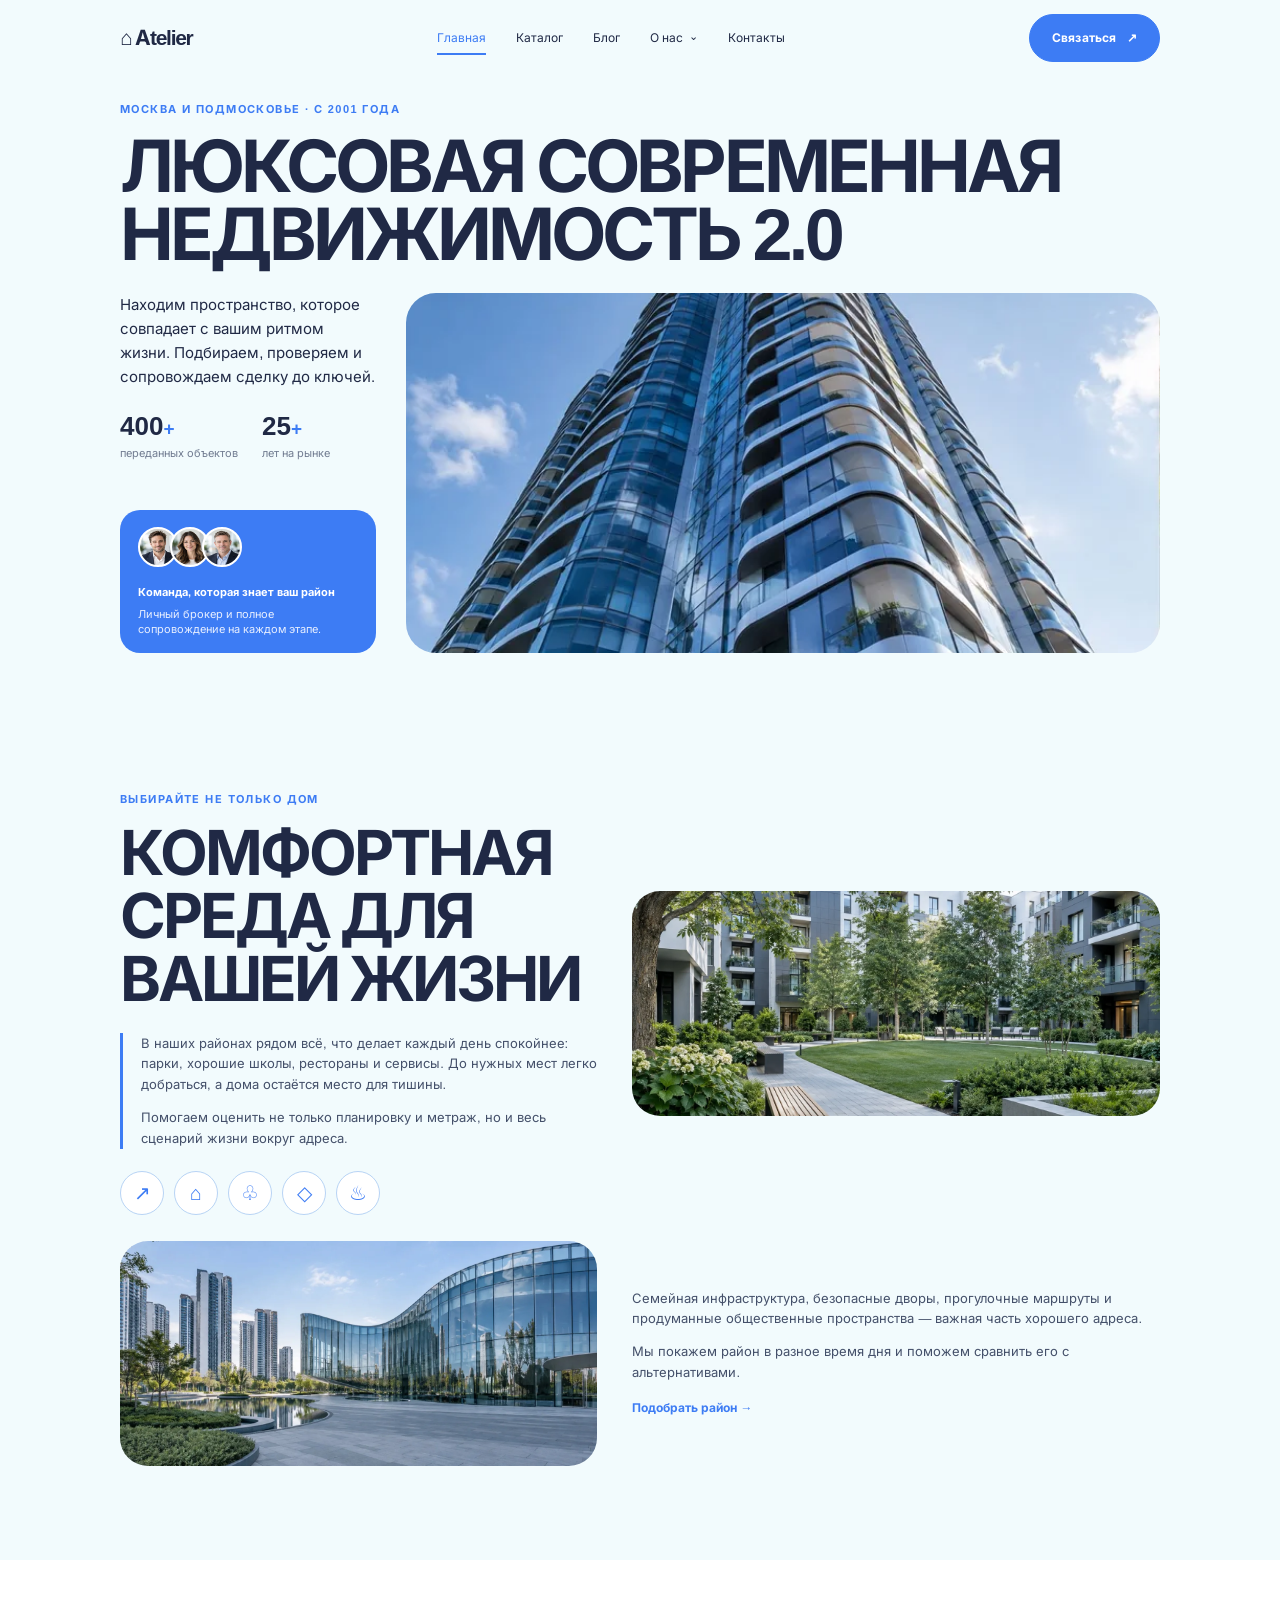
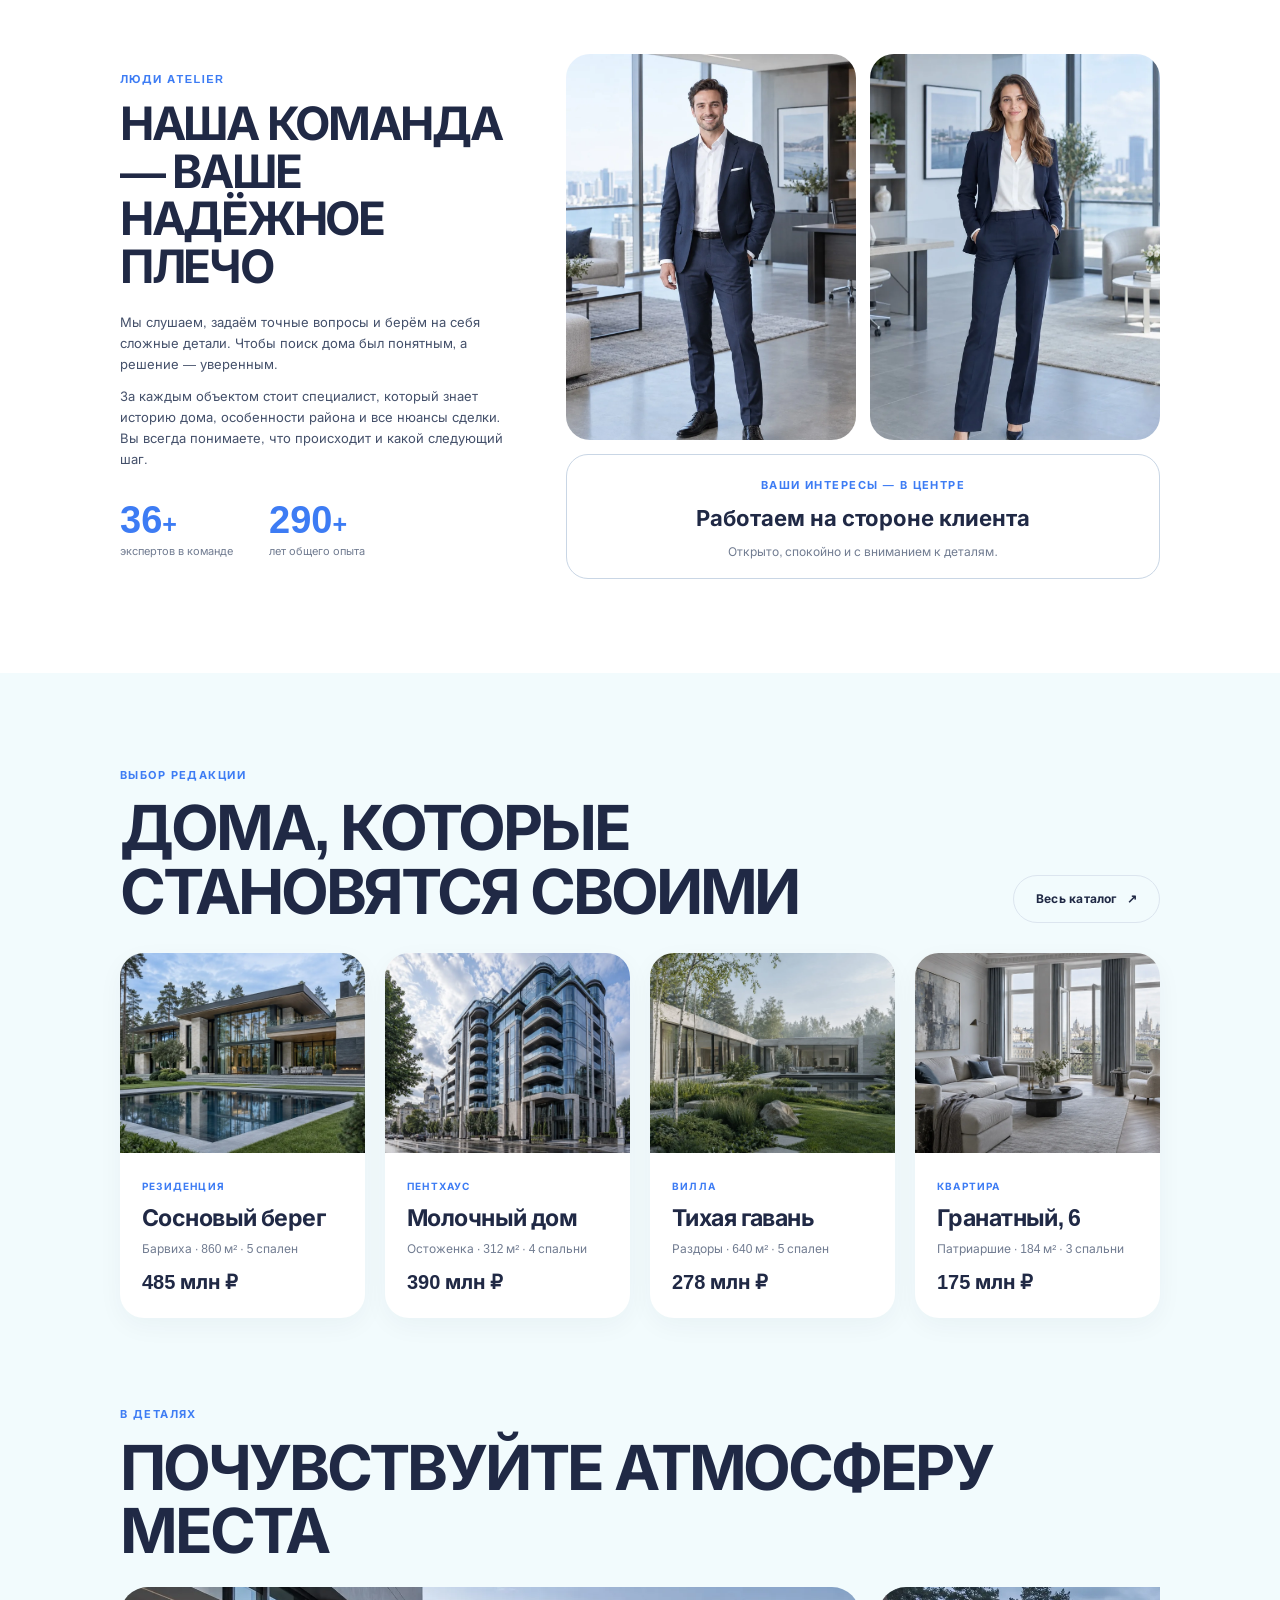
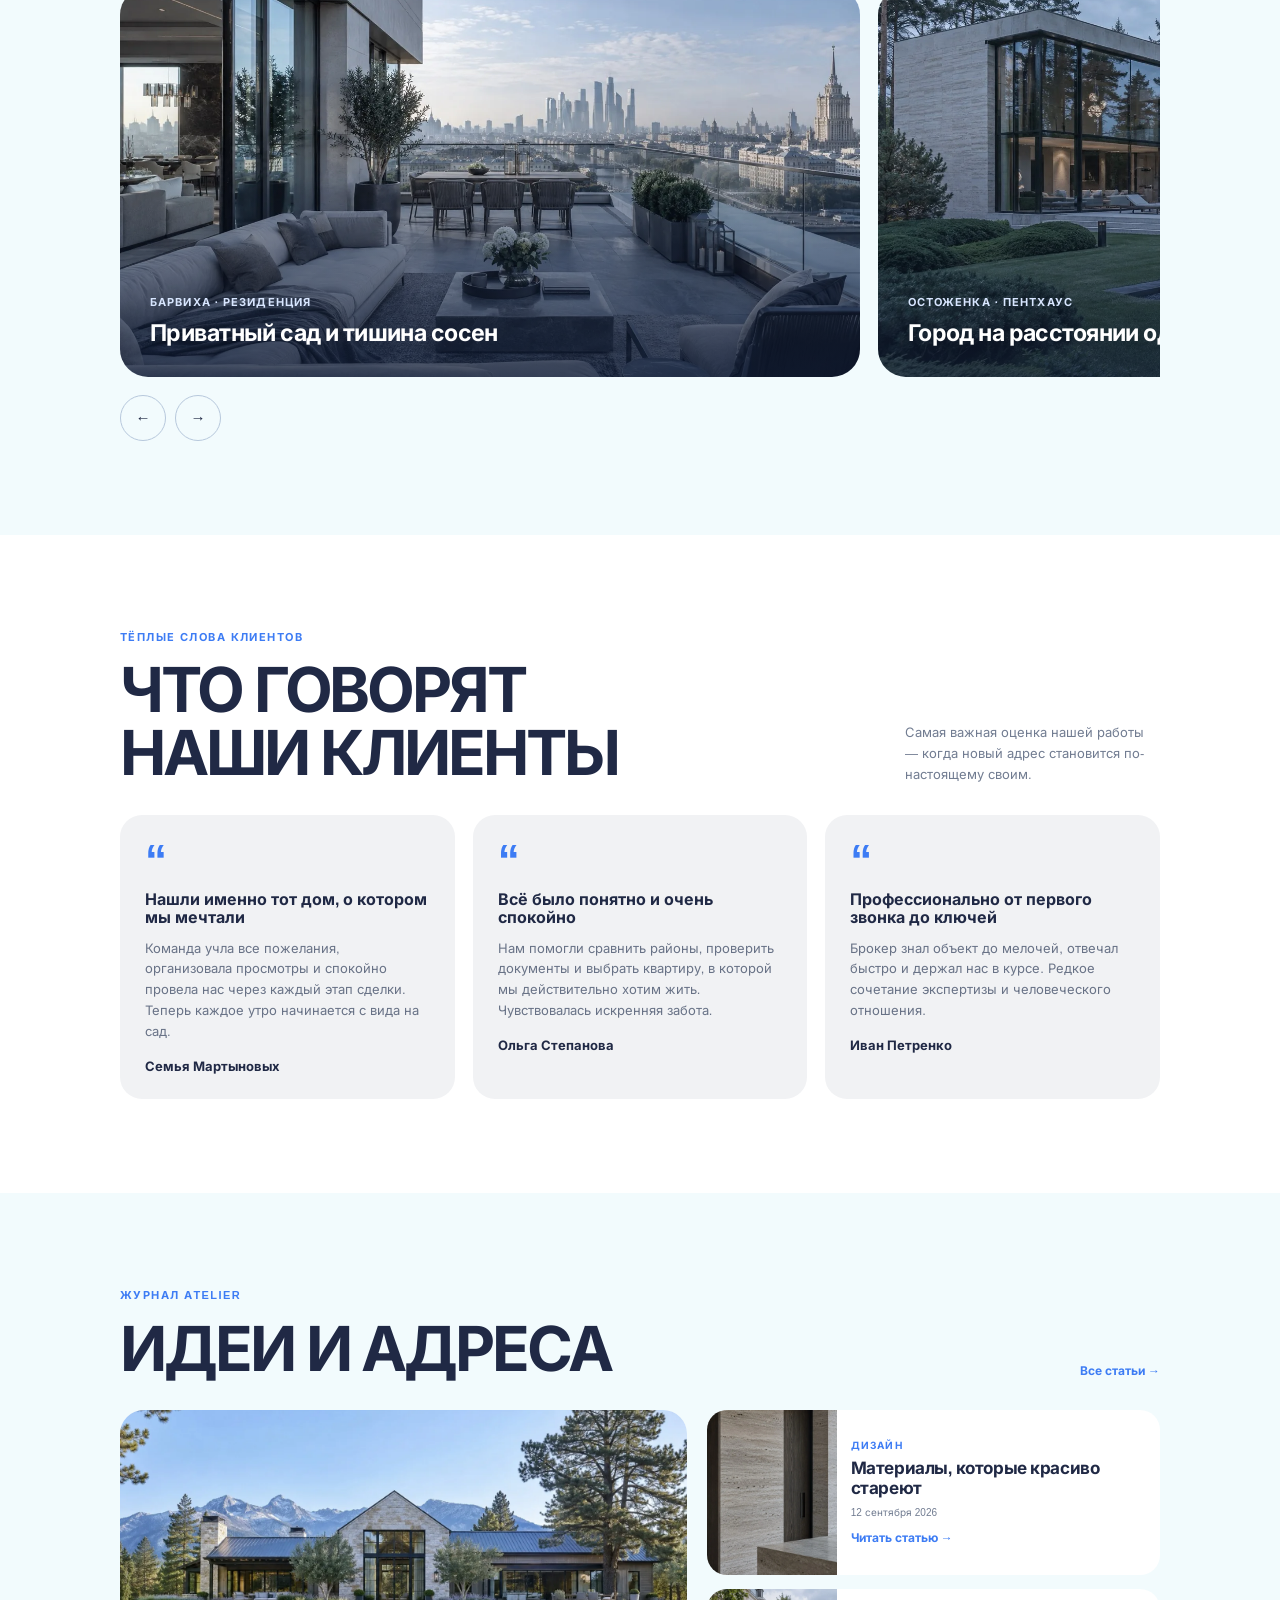
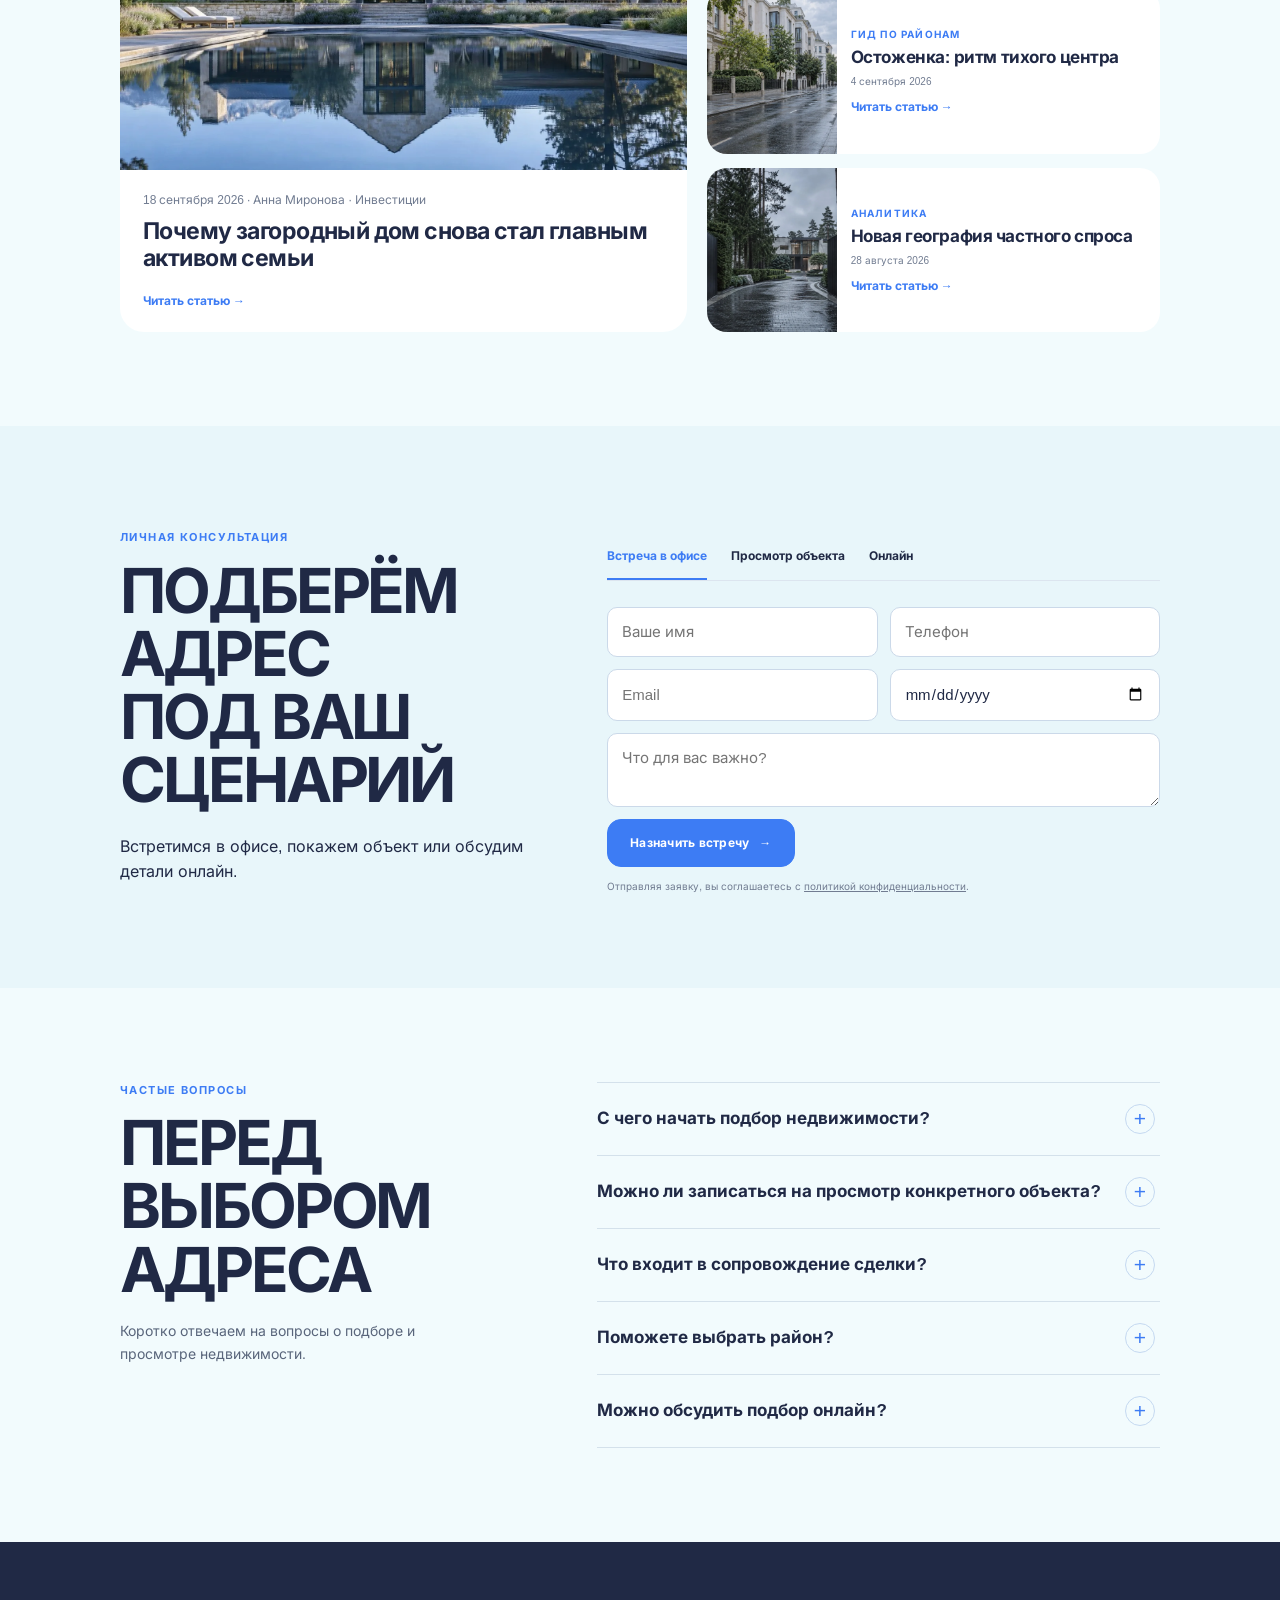
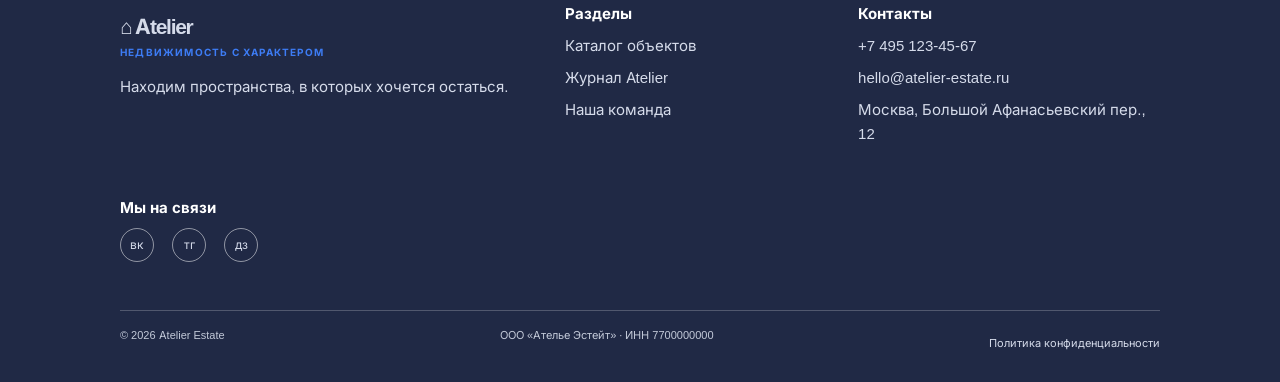
<file: index.html>
<!doctype html>
<html lang="ru">
<head>
  <meta charset="utf-8">
  <meta name="viewport" content="width=device-width, initial-scale=1">
  <meta name="theme-color" content="#f2fbfd">
  <title>Atelier Estate — недвижимость нового уровня</title>
  <link rel="stylesheet" href="css/main.css">
  <link rel="stylesheet" href="css/page.css">
</head>
<body>
  <header class="header container">
    <a class="logo" href="index.html" aria-label="Atelier Estate — главная">⌂ Atelier</a>
    <button class="menu-button" type="button" aria-expanded="false" aria-controls="menu">Меню</button>
    <nav class="menu" id="menu" aria-label="Основная навигация">
      <a class="active" href="index.html">Главная</a><a href="catalog.html">Каталог</a><a href="blog.html">Блог</a><details class="menu-group"><summary>О нас</summary><div class="menu-submenu"><a href="index.html#about">О компании</a><a href="index.html#team">Наша команда</a><a href="index.html#reviews">Отзывы</a></div></details><a href="index.html#contacts">Контакты</a>
    </nav>
    <a class="button header__contact" href="#meeting">Связаться <span aria-hidden="true">↗</span></a>
  </header>

  <main>
    <section class="hero container" id="top">
      <div class="hero__heading"><p class="eyebrow">Москва и Подмосковье · с 2001 года</p><h1>Люксовая современная недвижимость 2.0</h1></div>
      <div class="hero__details"><p class="lead">Находим пространство, которое совпадает с вашим ритмом жизни. Подбираем, проверяем и сопровождаем сделку до ключей.</p><div class="hero__stats"><div><strong>400<span>+</span></strong><span>переданных объектов</span></div><div><strong>25<span>+</span></strong><span>лет на рынке</span></div></div><div class="hero__team-card"><div class="hero__avatars"><span class="team-photo team-photo--man" aria-hidden="true"></span><span class="team-photo team-photo--woman" aria-hidden="true"></span><span class="team-photo team-photo--last-man" aria-hidden="true"></span></div><b>Команда, которая знает ваш район</b><p>Личный брокер и полное сопровождение на каждом этапе.</p></div></div>
      <div class="hero__visual" role="img" aria-label="Современный жилой комплекс из стекла и стали"></div>
    </section>

    <section class="section container amenities" id="about">
      <div><p class="eyebrow">Выбирайте не только дом</p><h2>Комфортная среда для вашей жизни</h2><div class="amenities__copy"><p>В наших районах рядом всё, что делает каждый день спокойнее: парки, хорошие школы, рестораны и сервисы. До нужных мест легко добраться, а дома остаётся место для тишины.</p><p>Помогаем оценить не только планировку и метраж, но и весь сценарий жизни вокруг адреса.</p></div><div class="amenity-icons" aria-label="Преимущества района"><span title="Транспорт">↗</span><span title="Школы">⌂</span><span title="Парки">♧</span><span title="Магазины">◇</span><span title="Кафе">♨</span></div></div>
      <div class="amenities__photo" role="img" aria-label="Зелёный двор и благоустроенная территория жилого квартала"></div>
      <div class="amenities__photo amenities__photo--wide" role="img" aria-label="Современная стеклянная архитектура жилого комплекса"></div>
      <div class="amenities__copy amenities__copy--second"><div class="paragraph-group"><p>Семейная инфраструктура, безопасные дворы, прогулочные маршруты и продуманные общественные пространства — важная часть хорошего адреса.</p><p>Мы покажем район в разное время дня и поможем сравнить его с альтернативами.</p></div><a class="link" href="catalog.html">Подобрать район <span>→</span></a></div>
    </section>

    <section class="section team-section" id="team"><div class="container team"><div class="team-copy"><p class="eyebrow">Люди Atelier</p><h2>Наша команда — ваше надёжное плечо</h2><div class="paragraph-group"><p class="lead">Мы слушаем, задаём точные вопросы и берём на себя сложные детали. Чтобы поиск дома был понятным, а решение — уверенным.</p><p>За каждым объектом стоит специалист, который знает историю дома, особенности района и все нюансы сделки. Вы всегда понимаете, что происходит и какой следующий шаг.</p></div><div class="team-stats"><div><strong>36<span>+</span></strong><span>экспертов в команде</span></div><div><strong>290<span>+</span></strong><span>лет общего опыта</span></div></div></div><div class="team-gallery"><div class="team-photo team-photo--man" role="img" aria-label="Брокер Atelier Estate в полный рост"></div><div class="team-photo team-photo--woman" role="img" aria-label="Специалист Atelier Estate в полный рост"></div><div class="team-caption"><span class="eyebrow">Ваши интересы — в центре</span><strong>Работаем на стороне клиента</strong><p>Открыто, спокойно и с вниманием к деталям.</p></div></div></div></section>

    <section class="section container properties" id="catalog"><div class="section-heading"><div><p class="eyebrow">Выбор редакции</p><h2>Дома, которые<br>становятся своими</h2></div><a class="button button--ghost" href="catalog.html">Весь каталог <span>↗</span></a></div><div class="grid object-grid"><article class="card property-card"><img src="assets/property-barvikha.webp" alt="Современная резиденция с частным садом в Барвихе"><div class="card__body"><span class="tag">Резиденция</span><h3>Сосновый берег</h3><p class="meta">Барвиха · 860 м² · 5 спален</p><div class="property-card__bottom"><p class="price">485 млн ₽</p><a class="round-arrow" href="object.html" aria-label="Подробнее о Сосновом береге">↗</a></div></div></article><article class="card property-card"><img src="assets/property-ostozhenka.webp" alt="Современная архитектура жилого квартала"><div class="card__body"><span class="tag">Пентхаус</span><h3>Молочный дом</h3><p class="meta">Остоженка · 312 м² · 4 спальни</p><div class="property-card__bottom"><p class="price">390 млн ₽</p><a class="round-arrow" href="object.html" aria-label="Подробнее о пентхаусе">↗</a></div></div></article><article class="card property-card"><img src="assets/property-razdory.webp" alt="Вилла среди сосен в Раздорах"><div class="card__body"><span class="tag">Вилла</span><h3>Тихая гавань</h3><p class="meta">Раздоры · 640 м² · 5 спален</p><div class="property-card__bottom"><p class="price">278 млн ₽</p><a class="round-arrow" href="object.html" aria-label="Подробнее о вилле">↗</a></div></div></article><article class="card property-card"><img src="assets/property-patriarchs.webp" alt="Квартира на Патриарших"><div class="card__body"><span class="tag">Квартира</span><h3>Гранатный, 6</h3><p class="meta">Патриаршие · 184 м² · 3 спальни</p><div class="property-card__bottom"><p class="price">175 млн ₽</p><a class="round-arrow" href="object.html" aria-label="Подробнее о квартире">↗</a></div></div></article></div><div class="property-showcase"><div><p class="eyebrow">В деталях</p><h3>Почувствуйте атмосферу места</h3></div><div class="slider" data-slider><div class="slider__track"><article class="slide"><span>Барвиха · Резиденция</span><h3>Приватный сад и тишина сосен</h3></article><article class="slide"><span>Остоженка · Пентхаус</span><h3>Город на расстоянии одного взгляда</h3></article><article class="slide"><span>Раздоры · Вилла</span><h3>Светлое пространство для семьи</h3></article><article class="slide"><span>Патриаршие · Квартира</span><h3>Исторический центр и камерный ритм</h3></article><article class="slide"><span>Николина Гора · Дом</span><h3>Пространство среди вековых сосен</h3></article></div><div class="slider__controls"><button type="button" data-slider-prev aria-label="Предыдущий объект">←</button><button type="button" data-slider-next aria-label="Следующий объект">→</button></div></div></div></section>

    <section class="section reviews-section" id="reviews"><div class="container"><div class="section-heading"><div><p class="eyebrow">Тёплые слова клиентов</p><h2>Что говорят<br>наши клиенты</h2></div><p class="reviews-intro">Самая важная оценка нашей работы — когда новый адрес становится по-настоящему своим.</p></div><div class="testimonials"><article class="quote-card"><span class="quote-mark">“</span><h3>Нашли именно тот дом, о котором мы мечтали</h3><p>Команда учла все пожелания, организовала просмотры и спокойно провела нас через каждый этап сделки. Теперь каждое утро начинается с вида на сад.</p><strong>Семья Мартыновых</strong></article><article class="quote-card"><span class="quote-mark">“</span><h3>Всё было понятно и очень спокойно</h3><p>Нам помогли сравнить районы, проверить документы и выбрать квартиру, в которой мы действительно хотим жить. Чувствовалась искренняя забота.</p><strong>Ольга Степанова</strong></article><article class="quote-card"><span class="quote-mark">“</span><h3>Профессионально от первого звонка до ключей</h3><p>Брокер знал объект до мелочей, отвечал быстро и держал нас в курсе. Редкое сочетание экспертизы и человеческого отношения.</p><strong>Иван Петренко</strong></article></div></div></section>

    <section class="section container blog-preview"><div class="section-heading"><div><p class="eyebrow">Журнал Atelier</p><h2>Идеи и адреса</h2></div><a class="link" href="blog.html">Все статьи →</a></div><div class="news"><article class="card news-main"><img src="assets/blog-family-asset.webp" alt="Загородная резиденция у отражающего бассейна"><div class="card__body"><p class="meta">18 сентября 2026 · Анна Миронова · Инвестиции</p><h3>Почему загородный дом снова стал главным активом семьи</h3><a class="link" href="post.html">Читать статью →</a></div></article><div class="news-side"><article class="news-mini"><img src="assets/blog-materials.webp" alt="Материалы в современной архитектуре"><div><span class="tag">Дизайн</span><h3>Материалы, которые красиво стареют</h3><p class="meta">12 сентября 2026</p><a class="link" href="post.html">Читать статью →</a></div></article><article class="news-mini"><img src="assets/blog-ostozhenka.webp" alt="Тихая улица Остоженки после дождя"><div><span class="tag">Гид по районам</span><h3>Остоженка: ритм тихого центра</h3><p class="meta">4 сентября 2026</p><a class="link" href="post.html">Читать статью →</a></div></article><article class="news-mini"><img src="assets/blog-growth.webp" alt="Частная резиденция за въездными воротами"><div><span class="tag">Аналитика</span><h3>Новая география частного спроса</h3><p class="meta">28 августа 2026</p><a class="link" href="post.html">Читать статью →</a></div></article></div></div></section>

    <section class="section subscribe-section" id="meeting"><div class="container"><div class="subscribe"><div><p class="eyebrow">Личная консультация</p><h2>Подберём адрес<br>под ваш сценарий</h2><p class="lead">Встретимся в офисе, покажем объект или обсудим детали онлайн.</p></div><div class="booking"><div class="tabs" role="tablist"><button class="tab active" type="button" role="tab" aria-selected="true" data-tab="office">Встреча в офисе</button><button class="tab" type="button" role="tab" aria-selected="false" data-tab="viewing">Просмотр объекта</button><button class="tab" type="button" role="tab" aria-selected="false" data-tab="online">Онлайн</button></div><form class="booking-form active" data-panel="office"><input class="field" name="name" placeholder="Ваше имя" required><input class="field" name="phone" type="tel" placeholder="Телефон" required><input class="field" name="email" type="email" placeholder="Email"><input class="field" name="date" type="date"><textarea class="field" name="comment" placeholder="Что для вас важно?"></textarea><button class="button" type="submit">Назначить встречу <span>→</span></button></form><form class="booking-form" data-panel="viewing" hidden><input class="field" name="name" placeholder="Ваше имя" required><input class="field" name="phone" type="tel" placeholder="Телефон" required><select class="field" name="property"><option value="">Выберите объект</option><option>Сосновый берег</option><option>Молочный дом</option><option>Тихая гавань</option></select><input class="field" name="date" type="date"><textarea class="field" name="comment" placeholder="Удобное время для просмотра"></textarea><button class="button" type="submit">Записаться на просмотр <span>→</span></button></form><form class="booking-form" data-panel="online" hidden><input class="field" name="name" placeholder="Ваше имя" required><input class="field" name="phone" type="tel" placeholder="Телефон или мессенджер" required><input class="field" name="email" type="email" placeholder="Email"><textarea class="field" name="comment" placeholder="Ваш вопрос"></textarea><button class="button" type="submit">Запланировать звонок <span>→</span></button></form><p class="form-note">Отправляя заявку, вы соглашаетесь с <a href="privacy.html">политикой конфиденциальности</a>.</p></div></div></div></section>
    <section class="section faq-section" aria-labelledby="faq-title">
      <div class="container faq-layout">
        <div class="faq-intro">
          <p class="eyebrow">Частые вопросы</p>
          <h2 id="faq-title">Перед выбором адреса</h2>
          <p>Коротко отвечаем на вопросы о подборе и просмотре недвижимости.</p>
        </div>
        <div class="faq-list">
          <details class="faq-item">
            <summary>С чего начать подбор недвижимости?</summary>
            <div class="faq-answer"><p>Расскажите, какой формат жилья вы ищете, какие районы рассматриваете и что важно для вашей семьи. Так мы сможем подобрать варианты под ваш сценарий жизни.</p></div>
          </details>
          <details class="faq-item">
            <summary>Можно ли записаться на просмотр конкретного объекта?</summary>
            <div class="faq-answer"><p>Да. Выберите объект в каталоге и оставьте заявку на просмотр — мы свяжемся с вами, чтобы согласовать удобное время.</p></div>
          </details>
          <details class="faq-item">
            <summary>Что входит в сопровождение сделки?</summary>
            <div class="faq-answer"><p>Помогаем сравнить варианты, разобраться в документах и пройти основные этапы сделки — от выбора объекта до получения ключей.</p></div>
          </details>
          <details class="faq-item">
            <summary>Поможете выбрать район?</summary>
            <div class="faq-answer"><p>Да. Обсудим инфраструктуру, транспорт и повседневные маршруты, чтобы вы могли оценить не только дом, но и окружение.</p></div>
          </details>
          <details class="faq-item">
            <summary>Можно обсудить подбор онлайн?</summary>
            <div class="faq-answer"><p>Да. Выберите вкладку «Онлайн» в форме консультации и оставьте контакты — обсудим ваш запрос дистанционно.</p></div>
          </details>
        </div>
      </div>
    </section>
  </main>

  <footer class="footer" id="contacts"><div class="container"><div class="footer-grid"><div><a class="logo" href="index.html">⌂ Atelier<span>Недвижимость с характером</span></a><p>Находим пространства, в которых хочется остаться.</p></div><div><b>Разделы</b><a href="catalog.html">Каталог объектов</a><a href="blog.html">Журнал Atelier</a><a href="#team">Наша команда</a></div><div><b>Контакты</b><a href="tel:+74951234567">+7 495 123-45-67</a><a href="mailto:hello@atelier-estate.ru">hello@atelier-estate.ru</a><a>Москва, Большой Афанасьевский пер., 12</a></div><div><b>Мы на связи</b><div class="socials"><a href="#contacts" aria-label="ВКонтакте">вк</a><a href="#contacts" aria-label="Телеграм">тг</a><a href="#contacts" aria-label="Дзен">дз</a></div></div></div><div class="footer-bottom"><span>© 2026 Atelier Estate</span><span>ООО «Ателье Эстейт» · ИНН 7700000000</span><a href="privacy.html">Политика конфиденциальности</a></div></div></footer>
  <script src="js/main.js" defer></script><script src="js/slider.js" defer></script>
</body>
</html>
</file>
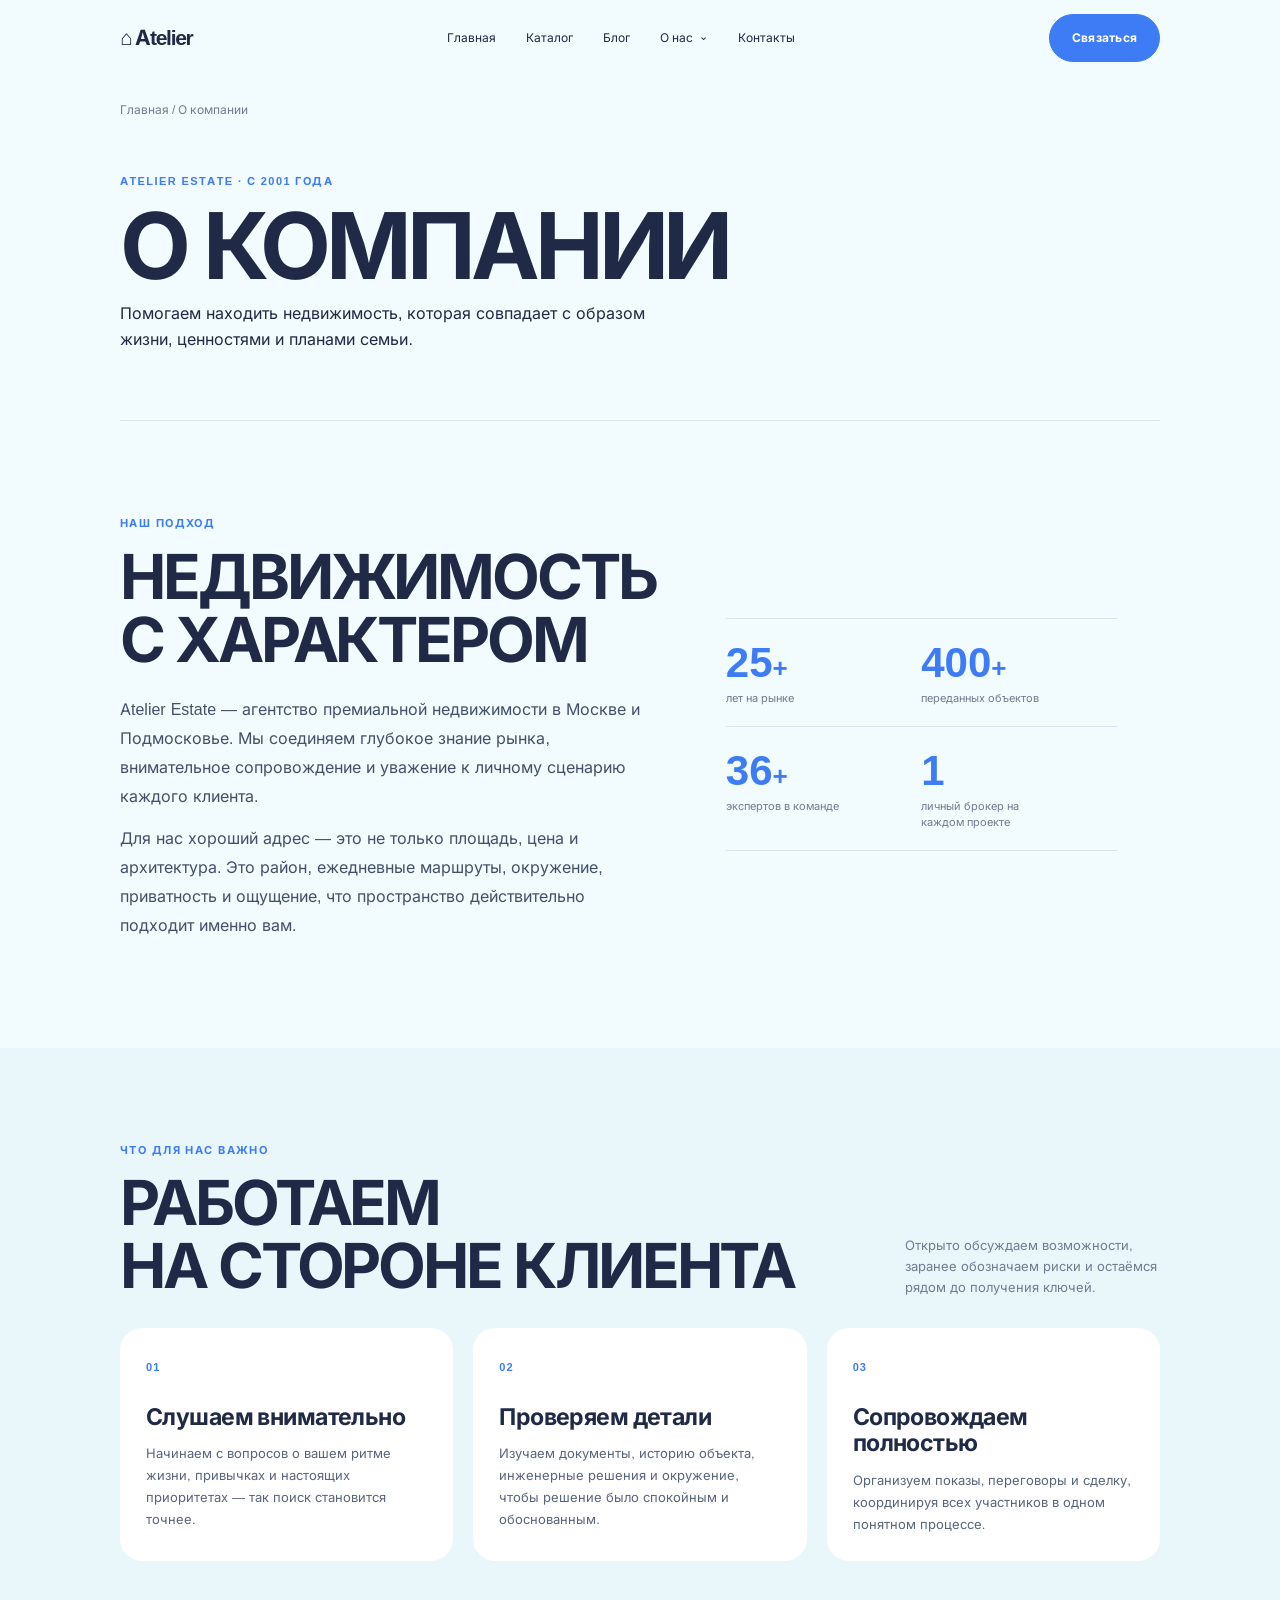
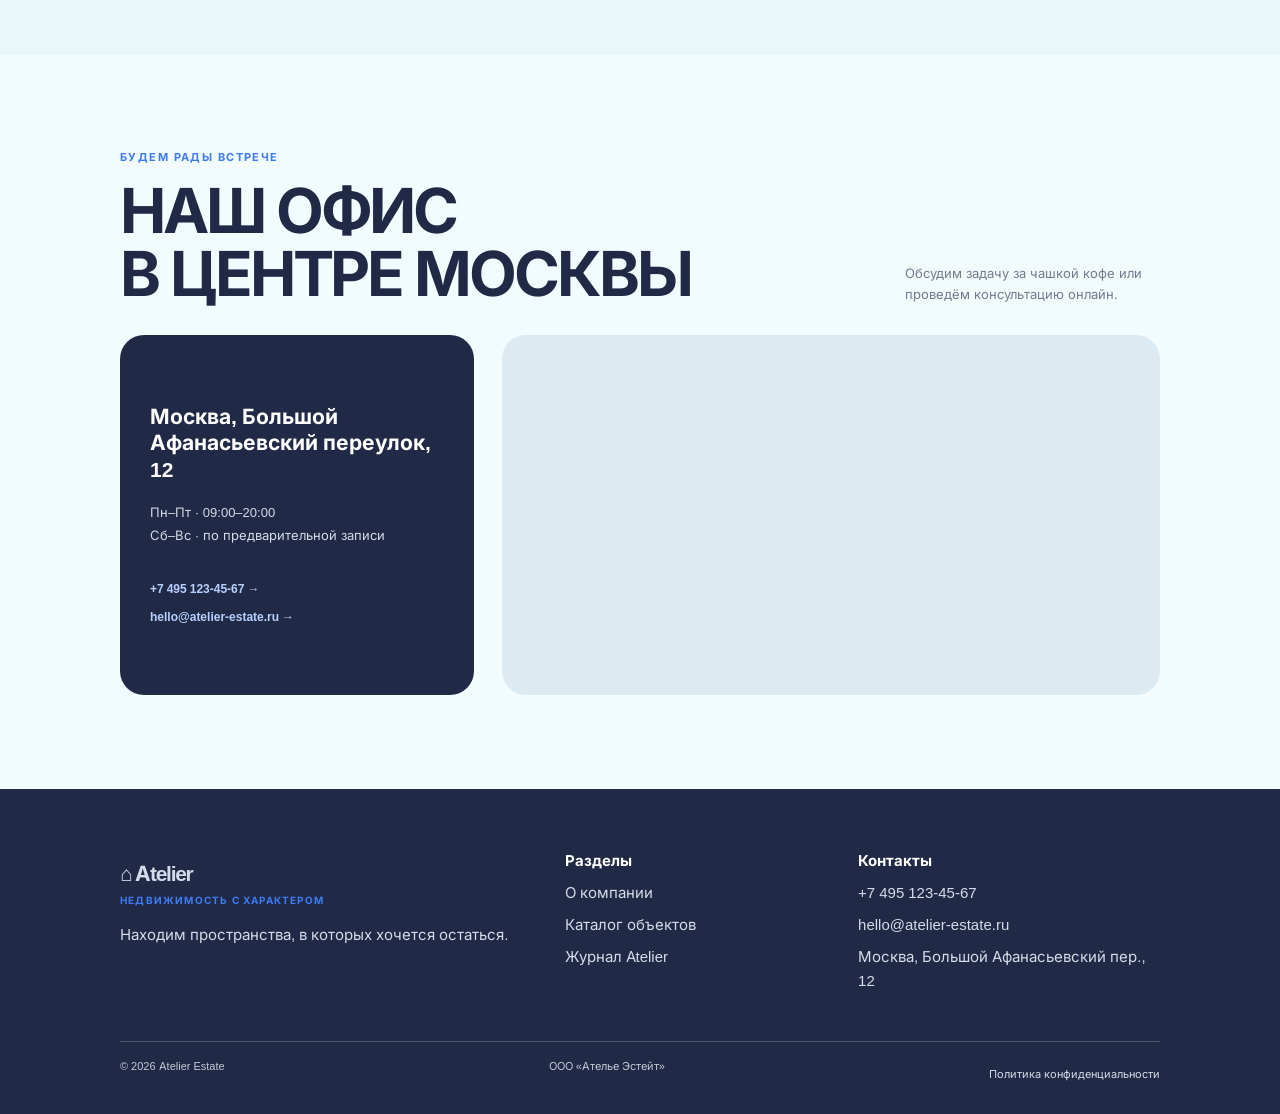
<file: about.html>
<!doctype html>
<html lang="ru">
<head>
  <meta charset="utf-8">
  <meta name="viewport" content="width=device-width, initial-scale=1">
  <meta name="theme-color" content="#f2fbfd">
  <title>О компании — Atelier Estate</title>
  <link rel="stylesheet" href="css/main.css">
  <link rel="stylesheet" href="css/page.css">
</head>
<body>
  <div class="container">
    <header class="header">
      <a class="logo" href="index.html" aria-label="Atelier Estate — главная">⌂ Atelier</a>
      <button class="menu-button" type="button" aria-expanded="false" aria-controls="menu">Меню</button>
      <nav class="menu" id="menu" aria-label="Основная навигация">
        <a href="index.html">Главная</a>
        <a href="catalog.html">Каталог</a>
        <a href="blog.html">Блог</a>
        <details class="menu-group">
          <summary>О нас</summary>
          <div class="menu-submenu">
            <a class="active" href="about.html">О компании</a>
            <a href="index.html#team">Наша команда</a>
            <a href="index.html#reviews">Отзывы</a>
          </div>
        </details>
        <a href="index.html#contacts">Контакты</a>
      </nav>
      <a class="button header__contact" href="index.html#meeting">Связаться</a>
    </header>

    <main>
      <p class="crumbs">Главная / О компании</p>
      <section class="page-title about-hero">
        <p class="eyebrow">Atelier Estate · с 2001 года</p>
        <h1>О компании</h1>
        <p class="lead">Помогаем находить недвижимость, которая совпадает с образом жизни, ценностями и планами семьи.</p>
      </section>

      <section class="section about-story">
        <div class="about-story__copy">
          <p class="eyebrow">Наш подход</p>
          <h2>Недвижимость<br>с характером</h2>
          <div class="paragraph-group"><p>Atelier Estate — агентство премиальной недвижимости в Москве и Подмосковье. Мы соединяем глубокое знание рынка, внимательное сопровождение и уважение к личному сценарию каждого клиента.</p>
          <p>Для нас хороший адрес — это не только площадь, цена и архитектура. Это район, ежедневные маршруты, окружение, приватность и ощущение, что пространство действительно подходит именно вам.</p></div>
        </div>
        <div class="about-story__facts">
          <div><strong>25<span>+</span></strong><small>лет на рынке</small></div>
          <div><strong>400<span>+</span></strong><small>переданных объектов</small></div>
          <div><strong>36<span>+</span></strong><small>экспертов в команде</small></div>
          <div><strong>1</strong><small>личный брокер на каждом проекте</small></div>
        </div>
      </section>

      <section class="section section--cream about-values">
        <div class="section-heading">
          <div>
            <p class="eyebrow">Что для нас важно</p>
            <h2>Работаем<br>на стороне клиента</h2>
          </div>
          <p class="reviews-intro">Открыто обсуждаем возможности, заранее обозначаем риски и остаёмся рядом до получения ключей.</p>
        </div>
        <div class="grid three">
          <article class="value-card"><span>01</span><h3>Слушаем внимательно</h3><p>Начинаем с вопросов о вашем ритме жизни, привычках и настоящих приоритетах — так поиск становится точнее.</p></article>
          <article class="value-card"><span>02</span><h3>Проверяем детали</h3><p>Изучаем документы, историю объекта, инженерные решения и окружение, чтобы решение было спокойным и обоснованным.</p></article>
          <article class="value-card"><span>03</span><h3>Сопровождаем полностью</h3><p>Организуем показы, переговоры и сделку, координируя всех участников в одном понятном процессе.</p></article>
        </div>
      </section>

      <section class="section about-office" id="contacts">
        <div class="section-heading">
          <div>
            <p class="eyebrow">Будем рады встрече</p>
            <h2>Наш офис<br>в центре Москвы</h2>
          </div>
          <p class="reviews-intro">Обсудим задачу за чашкой кофе или проведём консультацию онлайн.</p>
        </div>
        <div class="about-office__layout">
          <div class="about-office__details">
            <div class="paragraph-group"><p class="about-office__address">Москва, Большой Афанасьевский переулок, 12</p>
            <p>Пн–Пт · 09:00–20:00<br>Сб–Вс · по предварительной записи</p></div>
            <a class="link" href="tel:+74951234567">+7 495 123-45-67 →</a>
            <a class="link" href="mailto:hello@atelier-estate.ru">hello@atelier-estate.ru →</a>
          </div>
          <div class="map-frame">
            <iframe title="Карта расположения офиса Atelier Estate в Москве" src="https://yandex.ru/map-widget/v1/?ll=37.600900%2C55.747800&mode=search&ol=geo&text=%D0%9C%D0%BE%D1%81%D0%BA%D0%B2%D0%B0%2C%20%D0%91%D0%BE%D0%BB%D1%8C%D1%88%D0%BE%D0%B9%20%D0%90%D1%84%D0%B0%D0%BD%D0%B0%D1%81%D1%8C%D0%B5%D0%B2%D1%81%D0%BA%D0%B8%D0%B9%20%D0%BF%D0%B5%D1%80%D0%B5%D1%83%D0%BB%D0%BE%D0%BA%2C%2012&z=16" allowfullscreen></iframe>
          </div>
        </div>
      </section>
    </main>
  </div>

  <footer class="footer">
    <div class="container">
      <div class="footer-grid">
        <div><a class="logo" href="index.html">⌂ Atelier<span>Недвижимость с характером</span></a><p>Находим пространства, в которых хочется остаться.</p></div>
        <div><b>Разделы</b><a href="about.html">О компании</a><a href="catalog.html">Каталог объектов</a><a href="blog.html">Журнал Atelier</a></div>
        <div><b>Контакты</b><a href="tel:+74951234567">+7 495 123-45-67</a><a href="mailto:hello@atelier-estate.ru">hello@atelier-estate.ru</a><a href="#contacts">Москва, Большой Афанасьевский пер., 12</a></div>
      </div>
      <div class="footer-bottom"><span>© 2026 Atelier Estate</span><span>ООО «Ателье Эстейт»</span><a href="privacy.html">Политика конфиденциальности</a></div>
    </div>
  </footer>
  <script src="js/main.js" defer></script>
</body>
</html>
</file>
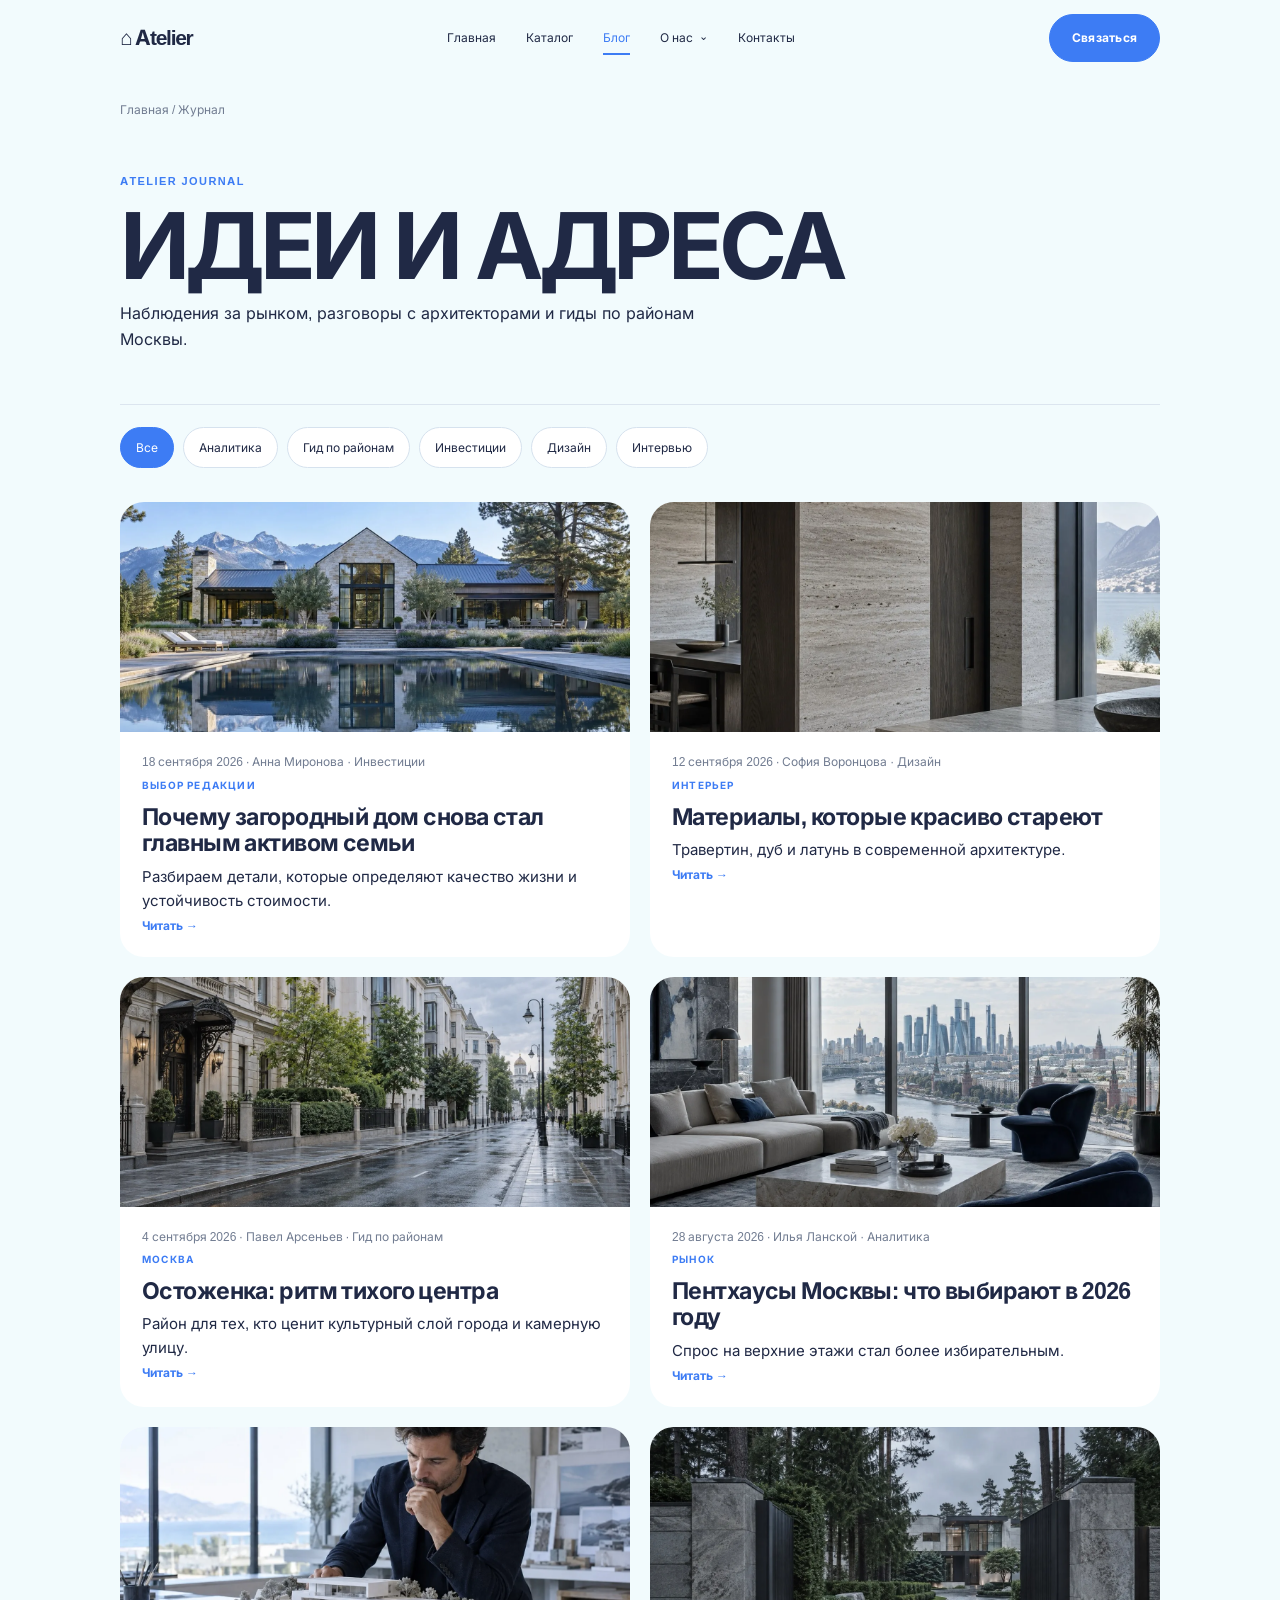
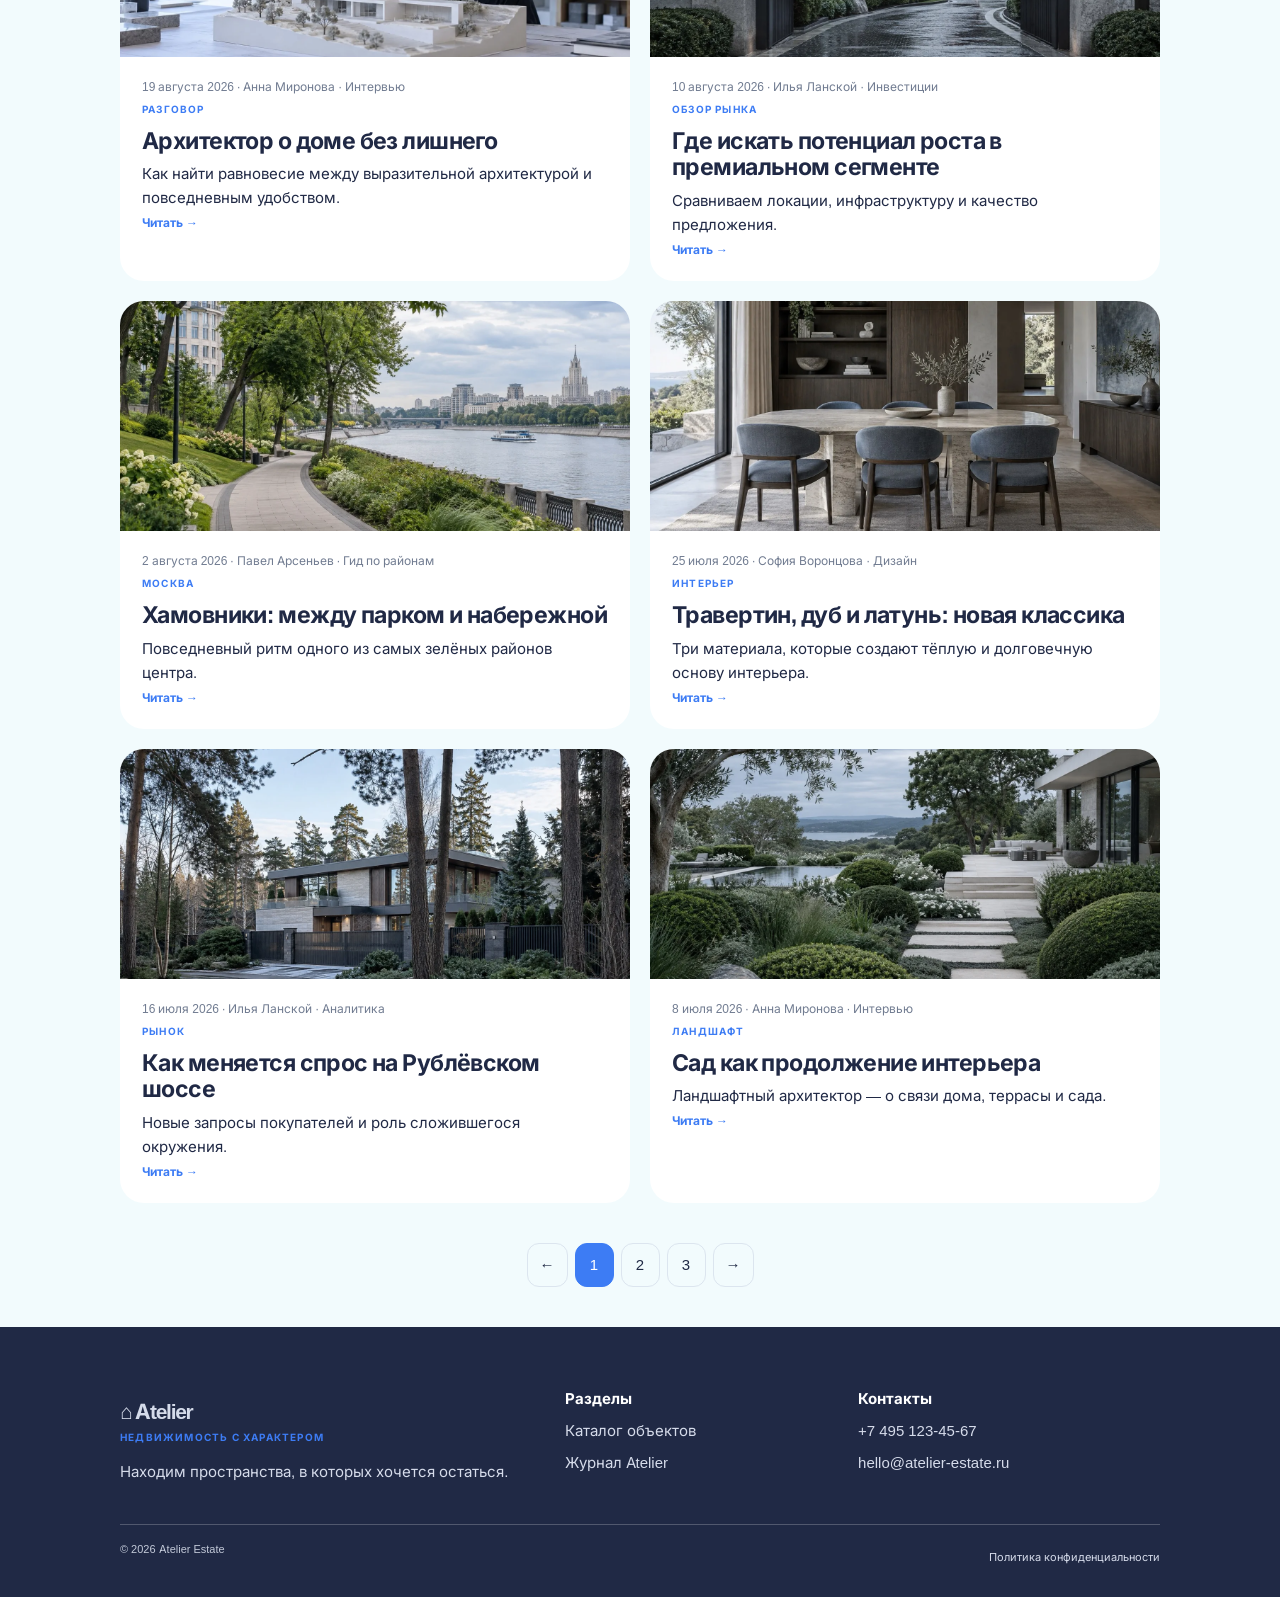
<file: blog.html>
<!doctype html>
<html lang="ru">
<head><meta charset="utf-8"><meta name="viewport" content="width=device-width,initial-scale=1"><title>Журнал Atelier — недвижимость и архитектура</title><link rel="stylesheet" href="css/main.css"><link rel="stylesheet" href="css/page.css"></head>
<body>
  <div class="container"><header class="header"><a class="logo" href="index.html" aria-label="Atelier Estate — главная">⌂ Atelier</a><button class="menu-button" type="button" aria-expanded="false" aria-controls="menu">Меню</button><nav class="menu" id="menu" aria-label="Основная навигация"><a href="index.html">Главная</a><a href="catalog.html">Каталог</a><a class="active" href="blog.html">Блог</a><details class="menu-group"><summary>О нас</summary><div class="menu-submenu"><a href="index.html#about">О компании</a><a href="index.html#team">Наша команда</a><a href="index.html#reviews">Отзывы</a></div></details><a href="index.html#contacts">Контакты</a></nav><a class="button header__contact" href="index.html#meeting">Связаться</a></header>
    <main><p class="crumbs">Главная / Журнал</p><section class="page-title"><p class="eyebrow">Atelier Journal</p><h1>Идеи и адреса</h1><p class="lead">Наблюдения за рынком, разговоры с архитекторами и гиды по районам Москвы.</p></section>
      <div class="filters"><button class="filter active">Все</button><button class="filter">Аналитика</button><button class="filter">Гид по районам</button><button class="filter">Инвестиции</button><button class="filter">Дизайн</button><button class="filter">Интервью</button></div>
      <section class="grid two blog-grid" aria-label="Статьи журнала">
        <article class="card"><img src="assets/blog-family-asset.webp" alt="Загородная резиденция в сосновом лесу"><div class="card__body"><p class="meta">18 сентября 2026 · Анна Миронова · Инвестиции</p><span class="tag">Выбор редакции</span><h3>Почему загородный дом снова стал главным активом семьи</h3><p>Разбираем детали, которые определяют качество жизни и устойчивость стоимости.</p><a class="link" href="post.html">Читать →</a></div></article>
        <article class="card"><img src="assets/blog-materials.webp" alt="Материалы в современной архитектуре"><div class="card__body"><p class="meta">12 сентября 2026 · София Воронцова · Дизайн</p><span class="tag">Интерьер</span><h3>Материалы, которые красиво стареют</h3><p>Травертин, дуб и латунь в современной архитектуре.</p><a class="link" href="post.html">Читать →</a></div></article>
        <article class="card"><img src="assets/blog-ostozhenka.webp" alt="Современная городская среда Остоженки"><div class="card__body"><p class="meta">4 сентября 2026 · Павел Арсеньев · Гид по районам</p><span class="tag">Москва</span><h3>Остоженка: ритм тихого центра</h3><p>Район для тех, кто ценит культурный слой города и камерную улицу.</p><a class="link" href="post.html">Читать →</a></div></article>
        <article class="card"><img src="assets/blog-penthouse.webp" alt="Панорамная гостиная с видом на Москву"><div class="card__body"><p class="meta">28 августа 2026 · Илья Ланской · Аналитика</p><span class="tag">Рынок</span><h3>Пентхаусы Москвы: что выбирают в 2026 году</h3><p>Спрос на верхние этажи стал более избирательным.</p><a class="link" href="post.html">Читать →</a></div></article>
        <article class="card"><img src="assets/blog-architect.webp" alt="Архитектор изучает модель дома в студии"><div class="card__body"><p class="meta">19 августа 2026 · Анна Миронова · Интервью</p><span class="tag">Разговор</span><h3>Архитектор о доме без лишнего</h3><p>Как найти равновесие между выразительной архитектурой и повседневным удобством.</p><a class="link" href="post.html">Читать →</a></div></article>
        <article class="card"><img src="assets/blog-growth.webp" alt="Частная резиденция за въездными воротами"><div class="card__body"><p class="meta">10 августа 2026 · Илья Ланской · Инвестиции</p><span class="tag">Обзор рынка</span><h3>Где искать потенциал роста в премиальном сегменте</h3><p>Сравниваем локации, инфраструктуру и качество предложения.</p><a class="link" href="post.html">Читать →</a></div></article>
        <article class="card"><img src="assets/blog-khamovniki.webp" alt="Набережная и парк в Хамовниках"><div class="card__body"><p class="meta">2 августа 2026 · Павел Арсеньев · Гид по районам</p><span class="tag">Москва</span><h3>Хамовники: между парком и набережной</h3><p>Повседневный ритм одного из самых зелёных районов центра.</p><a class="link" href="post.html">Читать →</a></div></article>
        <article class="card"><img src="assets/blog-classic-interior.webp" alt="Современная столовая с отделкой из травертина и дуба"><div class="card__body"><p class="meta">25 июля 2026 · София Воронцова · Дизайн</p><span class="tag">Интерьер</span><h3>Травертин, дуб и латунь: новая классика</h3><p>Три материала, которые создают тёплую и долговечную основу интерьера.</p><a class="link" href="post.html">Читать →</a></div></article>
        <article class="card"><img src="assets/blog-rublevka.webp" alt="Современная резиденция среди сосен Подмосковья"><div class="card__body"><p class="meta">16 июля 2026 · Илья Ланской · Аналитика</p><span class="tag">Рынок</span><h3>Как меняется спрос на Рублёвском шоссе</h3><p>Новые запросы покупателей и роль сложившегося окружения.</p><a class="link" href="post.html">Читать →</a></div></article>
        <article class="card"><img src="assets/blog-garden.webp" alt="Сад современной резиденции с каменной дорожкой"><div class="card__body"><p class="meta">8 июля 2026 · Анна Миронова · Интервью</p><span class="tag">Ландшафт</span><h3>Сад как продолжение интерьера</h3><p>Ландшафтный архитектор — о связи дома, террасы и сада.</p><a class="link" href="post.html">Читать →</a></div></article>
      </section><nav class="pagination" aria-label="Страницы блога"><a href="#">←</a><a class="current" href="#">1</a><a href="#">2</a><a href="#">3</a><a href="#">→</a></nav>
    </main>
  </div>
  <footer class="footer"><div class="container"><div class="footer-grid"><div><a class="logo" href="index.html">⌂ Atelier<span>Недвижимость с характером</span></a><p>Находим пространства, в которых хочется остаться.</p></div><div><b>Разделы</b><a href="catalog.html">Каталог объектов</a><a href="blog.html">Журнал Atelier</a></div><div><b>Контакты</b><a href="tel:+74951234567">+7 495 123-45-67</a><a href="mailto:hello@atelier-estate.ru">hello@atelier-estate.ru</a></div></div><div class="footer-bottom"><span>© 2026 Atelier Estate</span><a href="privacy.html">Политика конфиденциальности</a></div></div></footer>
  <script src="js/main.js" defer></script>
</body>
</html>
</file>
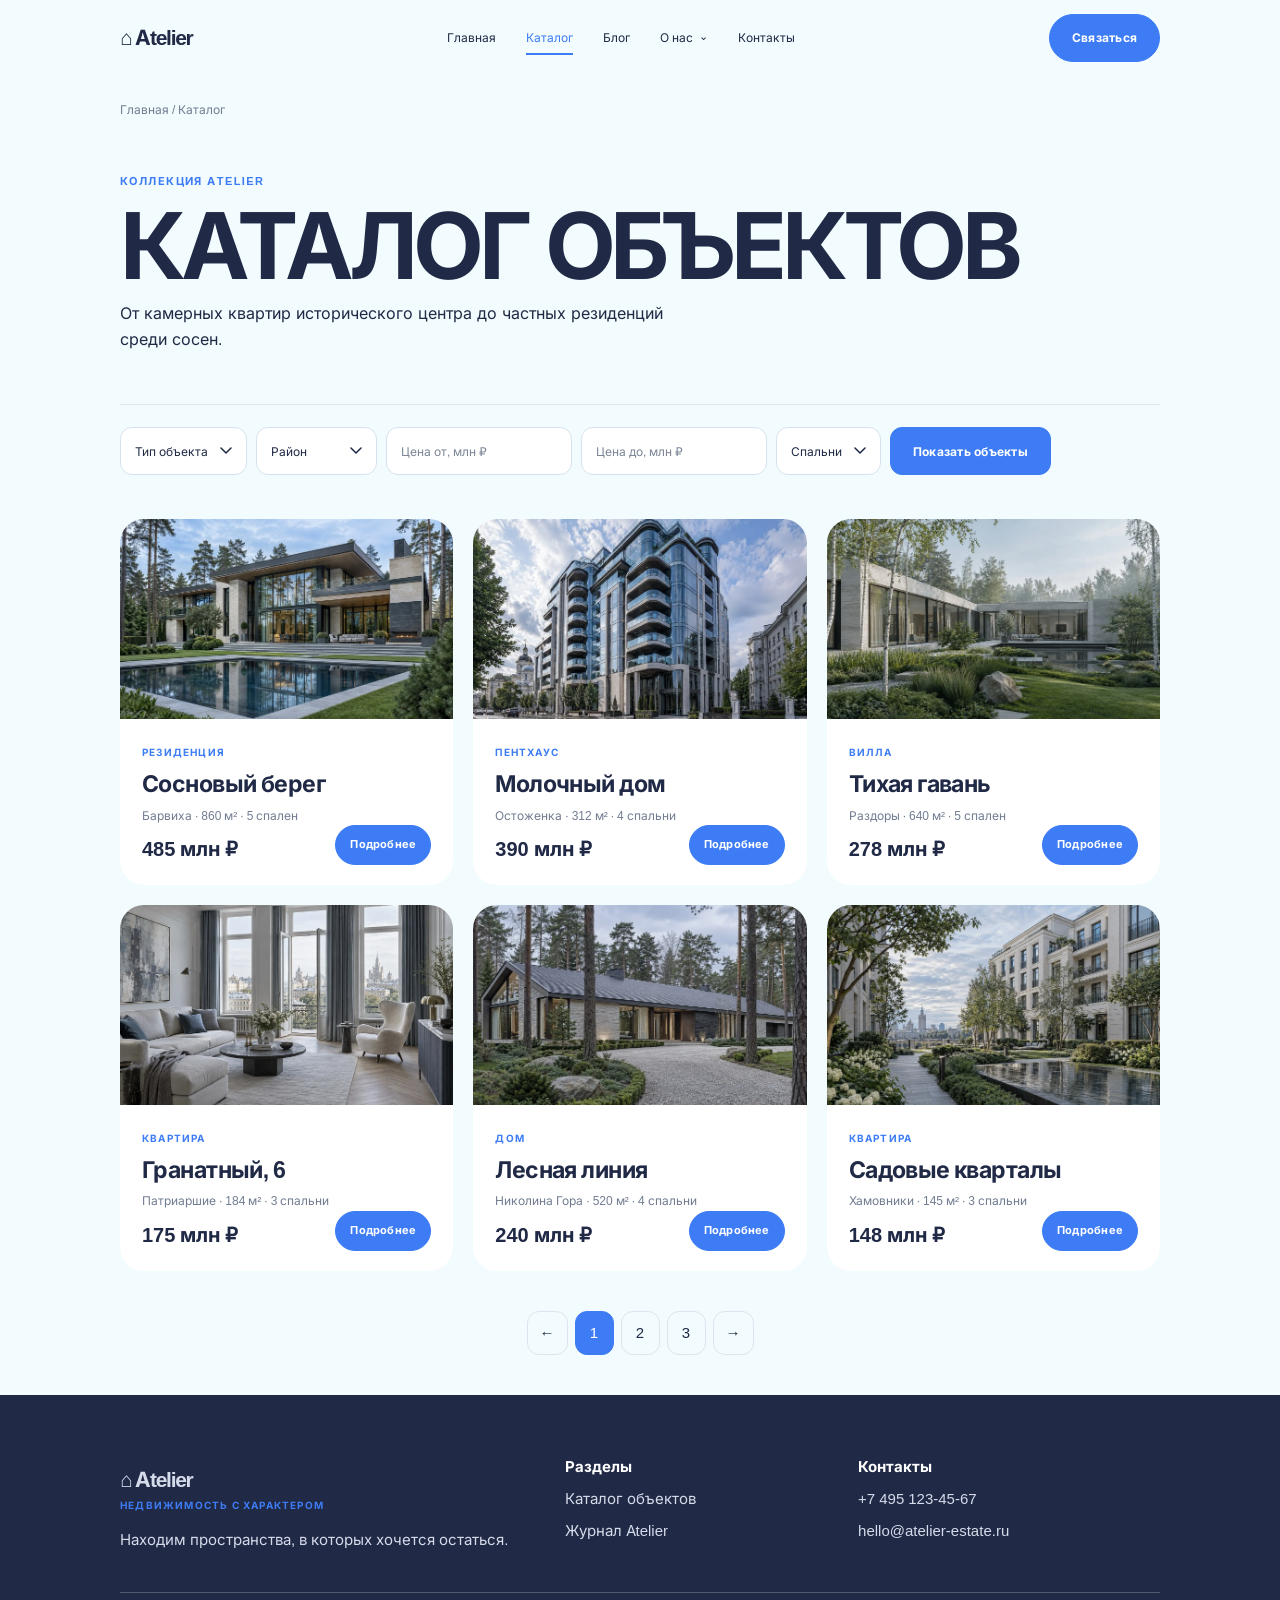
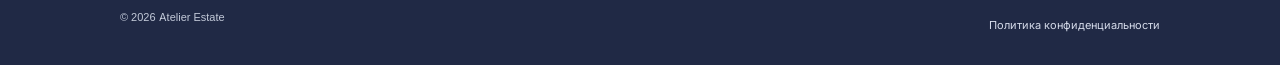
<file: catalog.html>
<!doctype html>
<html lang="ru">
<head><meta charset="utf-8"><meta name="viewport" content="width=device-width,initial-scale=1"><title>Каталог объектов — Atelier Estate</title><link rel="stylesheet" href="css/main.css"><link rel="stylesheet" href="css/page.css"></head>
<body>
  <div class="container"><header class="header"><a class="logo" href="index.html" aria-label="Atelier Estate — главная">⌂ Atelier</a><button class="menu-button" type="button" aria-expanded="false" aria-controls="menu">Меню</button><nav class="menu" id="menu" aria-label="Основная навигация"><a href="index.html">Главная</a><a class="active" href="catalog.html">Каталог</a><a href="blog.html">Блог</a><details class="menu-group"><summary>О нас</summary><div class="menu-submenu"><a href="index.html#about">О компании</a><a href="index.html#team">Наша команда</a><a href="index.html#reviews">Отзывы</a></div></details><a href="index.html#contacts">Контакты</a></nav><a class="button header__contact" href="index.html#meeting">Связаться</a></header>
    <main><p class="crumbs">Главная / Каталог</p><section class="page-title"><p class="eyebrow">Коллекция Atelier</p><h1>Каталог объектов</h1><p class="lead">От камерных квартир исторического центра до частных резиденций среди сосен.</p></section>
      <form class="filters catalog-filters"><select class="filter" aria-label="Тип объекта"><option value="">Тип объекта</option><option>Дом</option><option>Квартира</option><option>Пентхаус</option><option>Вилла</option></select><select class="filter" aria-label="Район"><option value="">Район</option><option>Остоженка</option><option>Барвиха</option><option>Раздоры</option></select><input class="filter" type="number" placeholder="Цена от, млн ₽"><input class="filter" type="number" placeholder="Цена до, млн ₽"><select class="filter" aria-label="Спальни"><option value="">Спальни</option><option>2+</option><option>3+</option><option>4+</option></select><button class="button" type="submit">Показать объекты</button></form>
      <section class="grid three catalog-grid" aria-label="Объекты недвижимости">
        <article class="card property-card"><img src="assets/property-barvikha.webp" alt="Современная резиденция в Барвихе"><div class="card__body"><span class="tag">Резиденция</span><h3>Сосновый берег</h3><p class="meta">Барвиха · 860 м² · 5 спален</p><div class="property-card__bottom"><p class="price">485 млн ₽</p><a class="button" href="object.html">Подробнее</a></div></div></article>
        <article class="card property-card"><img src="assets/property-ostozhenka.webp" alt="Пентхаус в жилом квартале"><div class="card__body"><span class="tag">Пентхаус</span><h3>Молочный дом</h3><p class="meta">Остоженка · 312 м² · 4 спальни</p><div class="property-card__bottom"><p class="price">390 млн ₽</p><a class="button" href="object.html">Подробнее</a></div></div></article>
        <article class="card property-card"><img src="assets/property-razdory.webp" alt="Вилла в Раздорах"><div class="card__body"><span class="tag">Вилла</span><h3>Тихая гавань</h3><p class="meta">Раздоры · 640 м² · 5 спален</p><div class="property-card__bottom"><p class="price">278 млн ₽</p><a class="button" href="object.html">Подробнее</a></div></div></article>
        <article class="card property-card"><img src="assets/property-patriarchs.webp" alt="Квартира в районе Патриарших"><div class="card__body"><span class="tag">Квартира</span><h3>Гранатный, 6</h3><p class="meta">Патриаршие · 184 м² · 3 спальни</p><div class="property-card__bottom"><p class="price">175 млн ₽</p><a class="button" href="object.html">Подробнее</a></div></div></article>
        <article class="card property-card"><img src="assets/property-nikolina.webp" alt="Загородный дом в Николиной Горе"><div class="card__body"><span class="tag">Дом</span><h3>Лесная линия</h3><p class="meta">Николина Гора · 520 м² · 4 спальни</p><div class="property-card__bottom"><p class="price">240 млн ₽</p><a class="button" href="object.html">Подробнее</a></div></div></article>
        <article class="card property-card"><img src="assets/property-khamovniki.webp" alt="Квартира в Хамовниках"><div class="card__body"><span class="tag">Квартира</span><h3>Садовые кварталы</h3><p class="meta">Хамовники · 145 м² · 3 спальни</p><div class="property-card__bottom"><p class="price">148 млн ₽</p><a class="button" href="object.html">Подробнее</a></div></div></article>
      </section><nav class="pagination" aria-label="Страницы каталога"><a href="#">←</a>
          <span class="pagination-pages">
              <a class="current" href="#">1</a>
              <a href="#">2</a>
              <a href="#">3</a>
          </span>
          <a href="#">→</a>
      </nav>
    </main>
  </div>
  <footer class="footer"><div class="container"><div class="footer-grid"><div><a class="logo" href="index.html">⌂ Atelier<span>Недвижимость с характером</span></a><p>Находим пространства, в которых хочется остаться.</p></div><div><b>Разделы</b><a href="catalog.html">Каталог объектов</a><a href="blog.html">Журнал Atelier</a></div><div><b>Контакты</b><a href="tel:+74951234567">+7 495 123-45-67</a><a href="mailto:hello@atelier-estate.ru">hello@atelier-estate.ru</a></div></div><div class="footer-bottom"><span>© 2026 Atelier Estate</span><a href="privacy.html">Политика конфиденциальности</a></div></div></footer>
  <script src="js/main.js" defer></script>
</body>
</html>
</file>
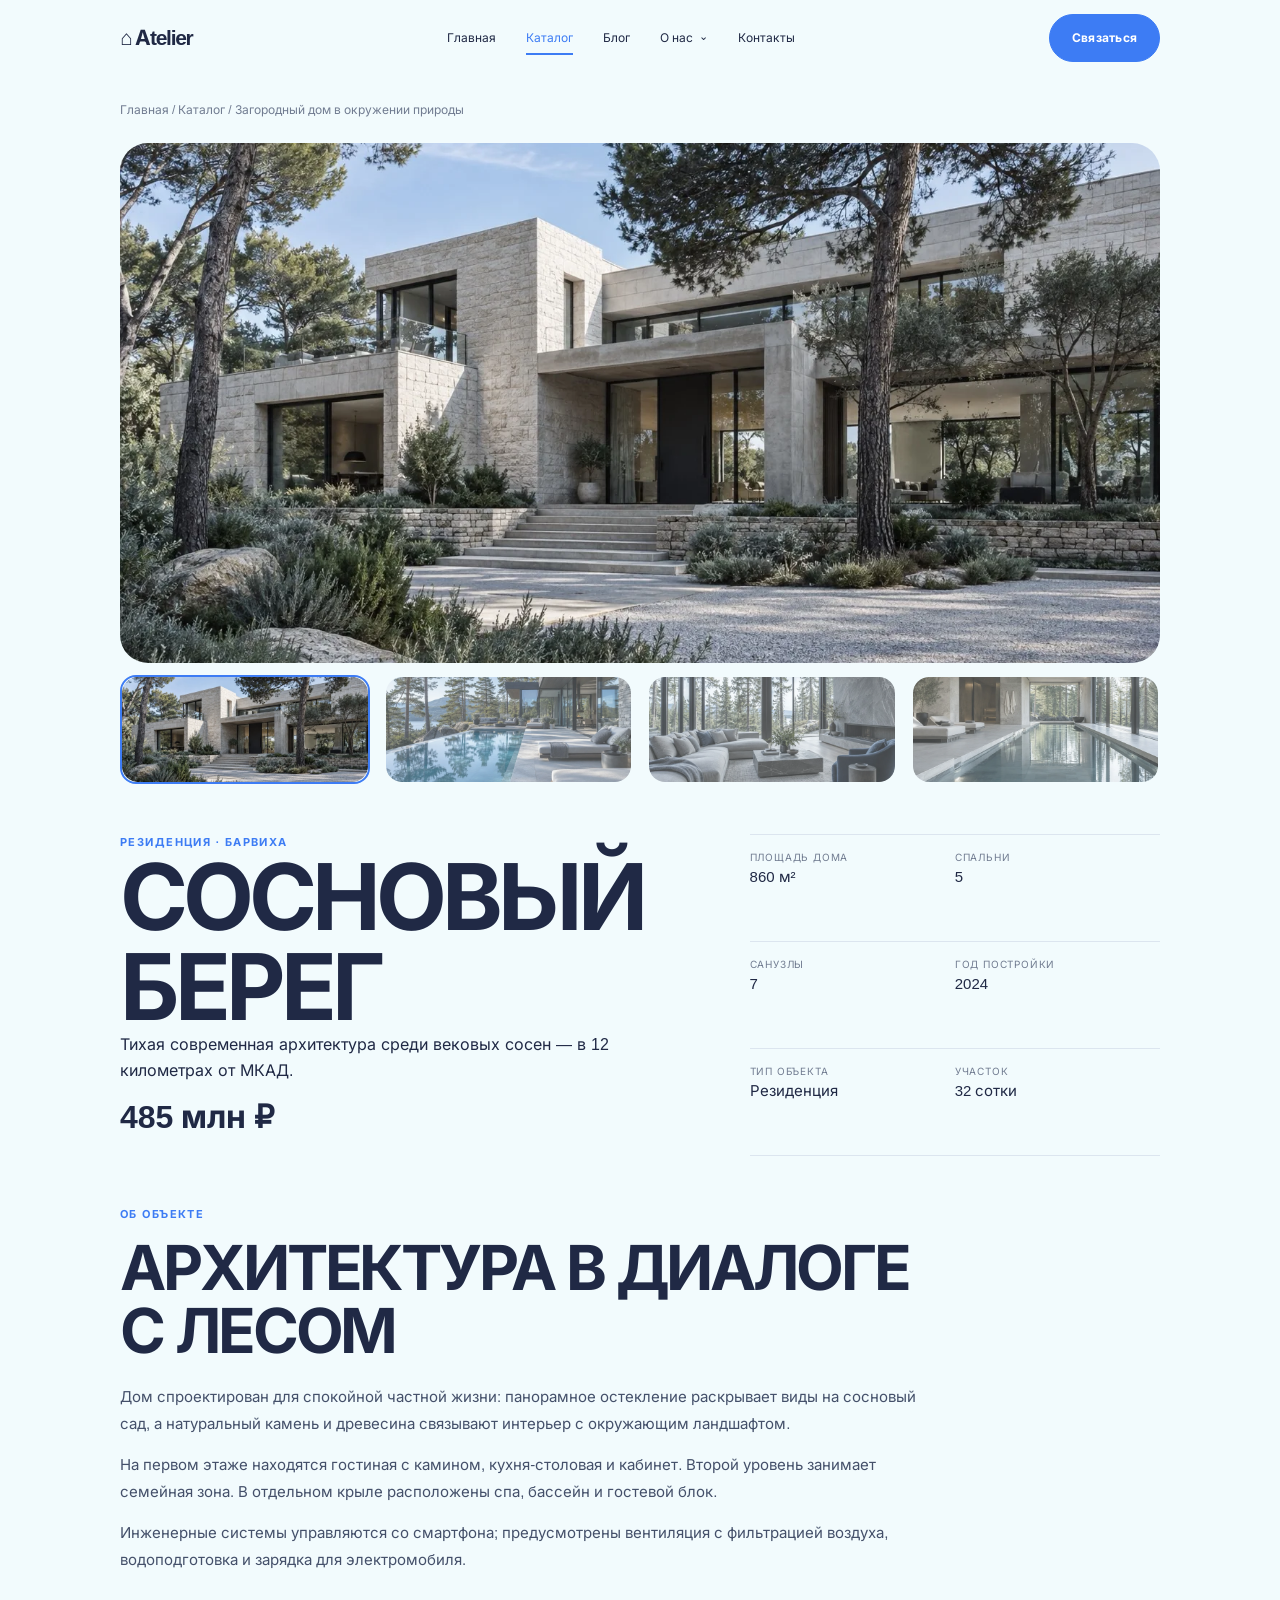
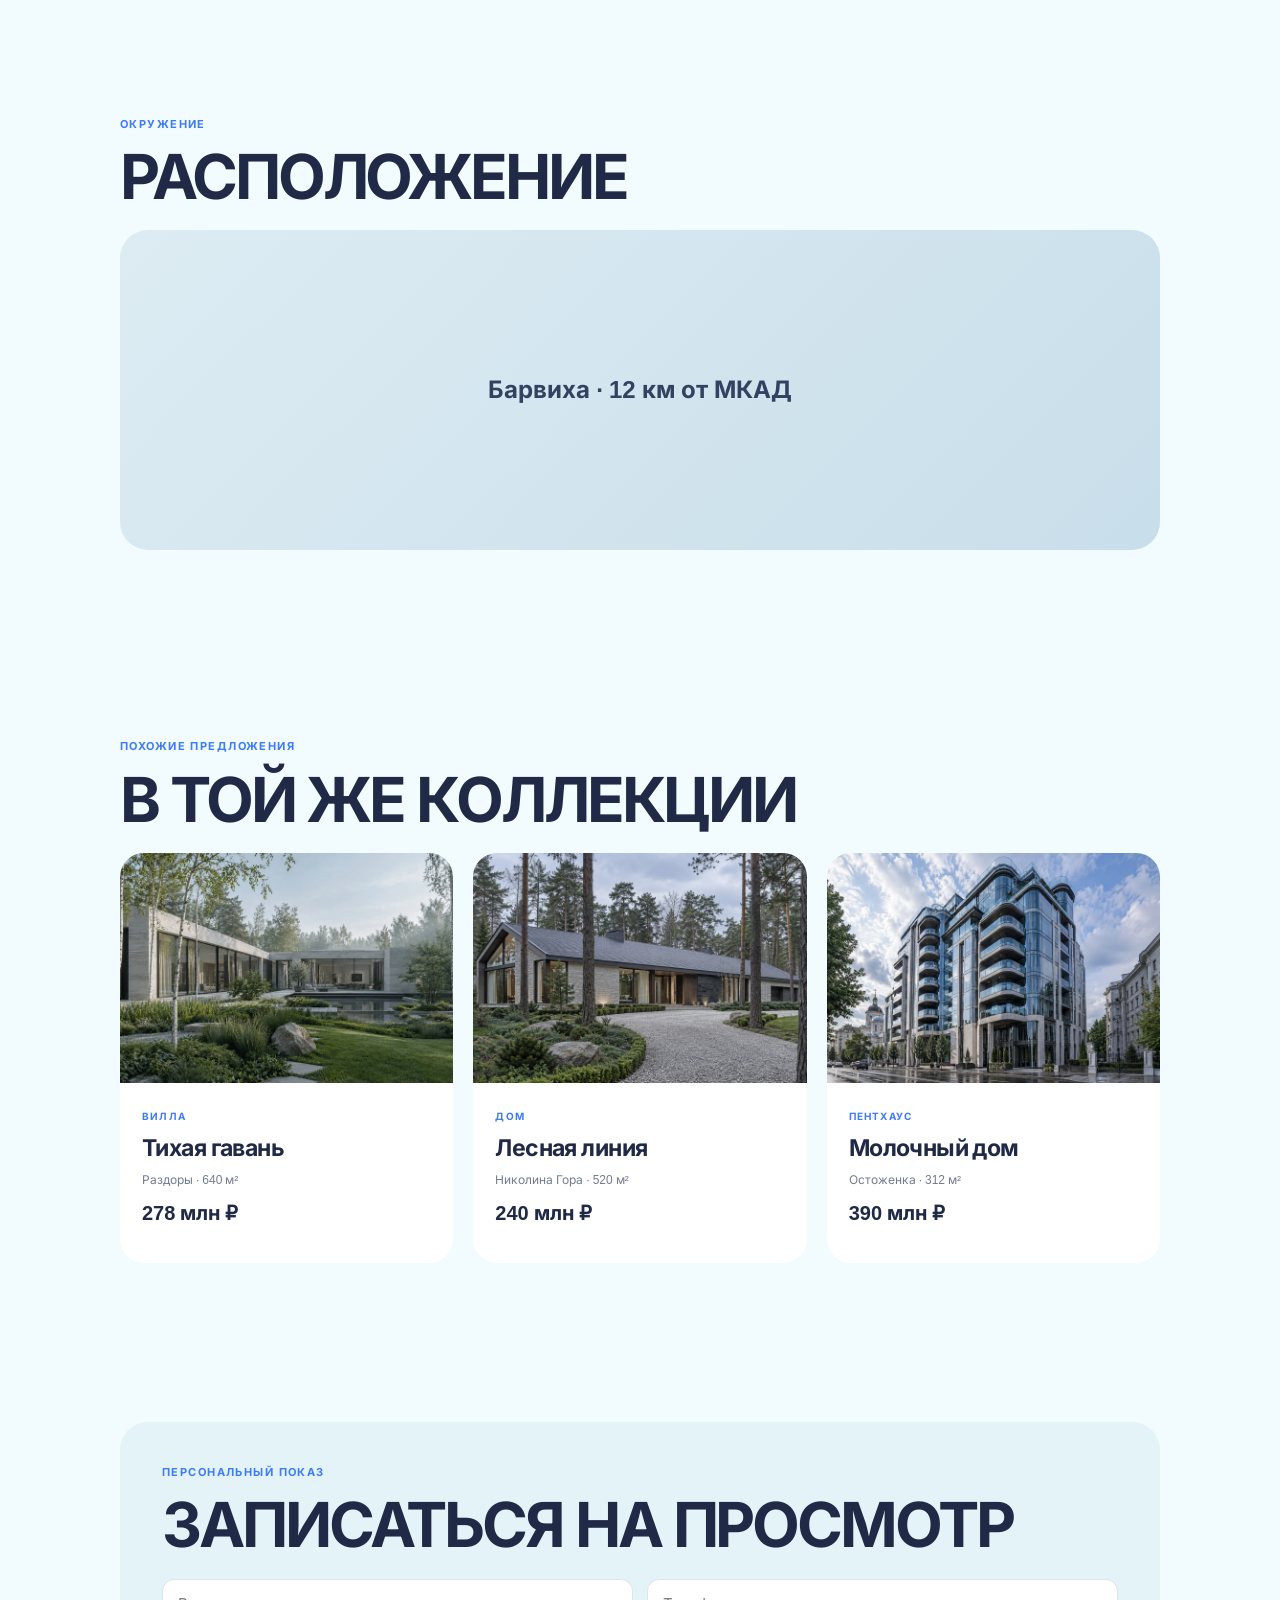
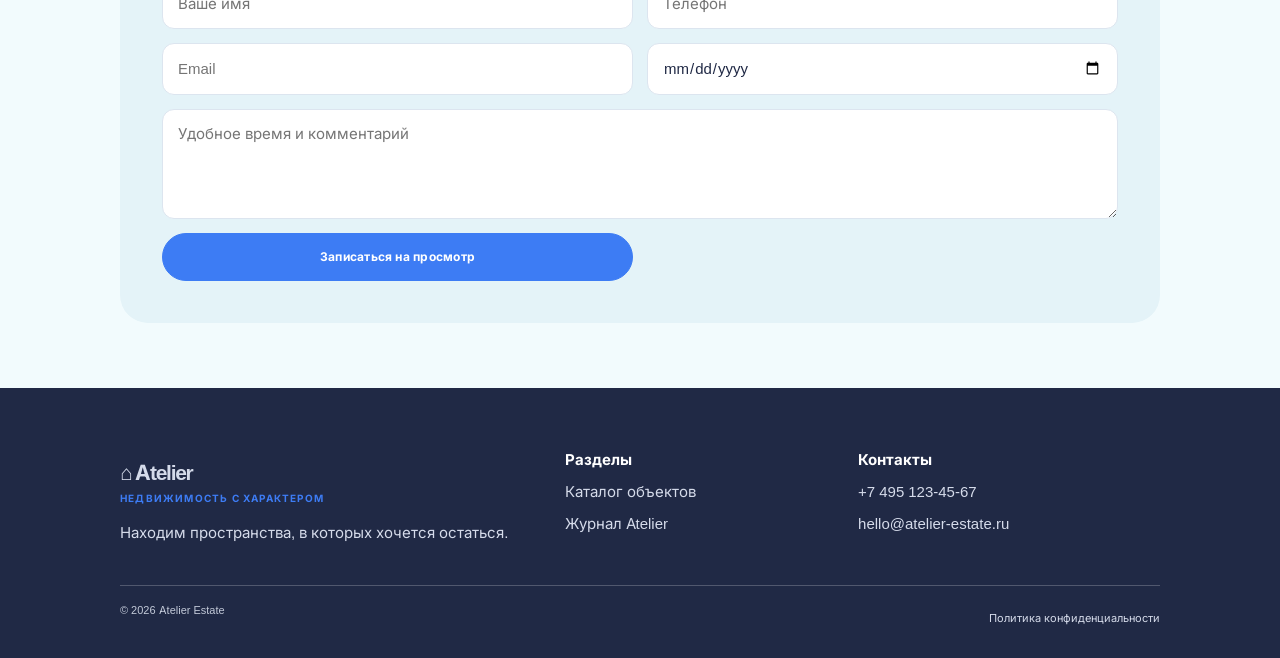
<file: object.html>
<!doctype html>
<html lang="ru">
<head><meta charset="utf-8"><meta name="viewport" content="width=device-width,initial-scale=1"><title>Сосновый берег — Atelier Estate</title><link rel="stylesheet" href="css/main.css"><link rel="stylesheet" href="css/page.css"></head>
<body>
  <div class="container"><header class="header"><a class="logo" href="index.html" aria-label="Atelier Estate — главная">⌂ Atelier</a><button class="menu-button" type="button" aria-expanded="false" aria-controls="menu">Меню</button><nav class="menu" id="menu" aria-label="Основная навигация"><a href="index.html">Главная</a><a class="active" href="catalog.html">Каталог</a><a href="blog.html">Блог</a><details class="menu-group"><summary>О нас</summary><div class="menu-submenu"><a href="index.html#about">О компании</a><a href="index.html#team">Наша команда</a><a href="index.html#reviews">Отзывы</a></div></details><a href="index.html#contacts">Контакты</a></nav><a class="button header__contact" href="index.html#meeting">Связаться</a></header>
    <main><p class="crumbs"><a href="index.html">Главная</a> / <a href="catalog.html">Каталог</a> / <span>Загородный дом в окружении природы</span></p>
      <section class="gallery" aria-label="Фотогалерея резиденции">
        <img class="gallery-main" src="assets/gallery-exterior.webp" data-view="exterior" role="tabpanel" aria-label="Фасад резиденции" alt="Фасад резиденции среди сосен">
        <div class="thumbs" role="tablist" aria-label="Ракурсы объекта">
          <button class="gallery-tab active" type="button" role="tab" aria-selected="true" aria-label="Фасад" data-view="exterior" data-image="assets/gallery-exterior.webp"><img class="gallery-thumb" src="assets/gallery-exterior.webp" alt=""></button>
          <button class="gallery-tab" type="button" role="tab" aria-selected="false" aria-label="Терраса и бассейн" data-view="terrace" data-image="assets/gallery-terrace.webp"><img class="gallery-thumb" src="assets/gallery-terrace.webp" alt=""></button>
          <button class="gallery-tab" type="button" role="tab" aria-selected="false" aria-label="Гостиная" data-view="living" data-image="assets/gallery-living.webp"><img class="gallery-thumb" src="assets/gallery-living.webp" alt=""></button>
          <button class="gallery-tab" type="button" role="tab" aria-selected="false" aria-label="Домашний спа-комплекс" data-view="spa" data-image="assets/gallery-spa.webp"><img class="gallery-thumb" src="assets/gallery-spa.webp" alt=""></button>
        </div>
      </section>
      <section class="object-head"><div><p class="eyebrow">Резиденция · Барвиха</p><h1>Сосновый берег</h1><div class="paragraph-group"><p class="lead">Тихая современная архитектура среди вековых сосен — в 12 километрах от МКАД.</p><p class="price">485 млн ₽</p></div></div><div class="specs"><div><span>Площадь дома</span><span>860 м²</span></div><div><span>Спальни</span><span>5</span></div><div><span>Санузлы</span><span>7</span></div><div><span>Год постройки</span><span>2024</span></div><div><span>Тип объекта</span><span>Резиденция</span></div><div><span>Участок</span><span>32 сотки</span></div></div></section>
      <section class="object-description"><p class="eyebrow">Об объекте</p><h2>Архитектура в диалоге с лесом</h2><div class="paragraph-group"><p>Дом спроектирован для спокойной частной жизни: панорамное остекление раскрывает виды на сосновый сад, а натуральный камень и древесина связывают интерьер с окружающим ландшафтом.</p><p>На первом этаже находятся гостиная с камином, кухня-столовая и кабинет. Второй уровень занимает семейная зона. В отдельном крыле расположены спа, бассейн и гостевой блок.</p><p>Инженерные системы управляются со смартфона; предусмотрены вентиляция с фильтрацией воздуха, водоподготовка и зарядка для электромобиля.</p></div></section>
      <section class="section"><p class="eyebrow">Окружение</p><h2>Расположение</h2><div class="map">Барвиха · 12 км от МКАД</div></section>
      <section class="section"><p class="eyebrow">Похожие предложения</p><h2>В той же коллекции</h2><div class="grid three"><article class="card"><img src="assets/property-razdory.webp" alt="Загородный дом в Раздорах"><div class="card__body"><span class="tag">Вилла</span><h3>Тихая гавань</h3><div class="paragraph-group"><p class="meta">Раздоры · 640 м²</p><p class="price">278 млн ₽</p></div></div></article><article class="card"><img src="assets/property-nikolina.webp" alt="Дом среди сосен в Николиной Горе"><div class="card__body"><span class="tag">Дом</span><h3>Лесная линия</h3><div class="paragraph-group"><p class="meta">Николина Гора · 520 м²</p><p class="price">240 млн ₽</p></div></div></article><article class="card"><img src="assets/property-ostozhenka.webp" alt="Пентхаус в центре Москвы"><div class="card__body"><span class="tag">Пентхаус</span><h3>Молочный дом</h3><div class="paragraph-group"><p class="meta">Остоженка · 312 м²</p><p class="price">390 млн ₽</p></div></div></article></div></section>
      <section class="formbox" id="showing"><p class="eyebrow">Персональный показ</p><h2>Записаться на просмотр</h2><form class="form-grid"><input class="field" name="name" placeholder="Ваше имя" required><input class="field" name="phone" type="tel" placeholder="Телефон" required><input class="field" name="email" type="email" placeholder="Email"><input class="field" name="date" type="date"><textarea class="field" name="comment" placeholder="Удобное время и комментарий"></textarea><button class="button" type="submit">Записаться на просмотр</button></form></section>
    </main>
  </div>
  <footer class="footer"><div class="container"><div class="footer-grid"><div><a class="logo" href="index.html">⌂ Atelier<span>Недвижимость с характером</span></a><p>Находим пространства, в которых хочется остаться.</p></div><div><b>Разделы</b><a href="catalog.html">Каталог объектов</a><a href="blog.html">Журнал Atelier</a></div><div><b>Контакты</b><a href="tel:+74951234567">+7 495 123-45-67</a><a href="mailto:hello@atelier-estate.ru">hello@atelier-estate.ru</a></div></div><div class="footer-bottom"><span>© 2026 Atelier Estate</span><a href="privacy.html">Политика конфиденциальности</a></div></div></footer>
  <script src="js/main.js" defer></script>
</body>
</html>
</file>
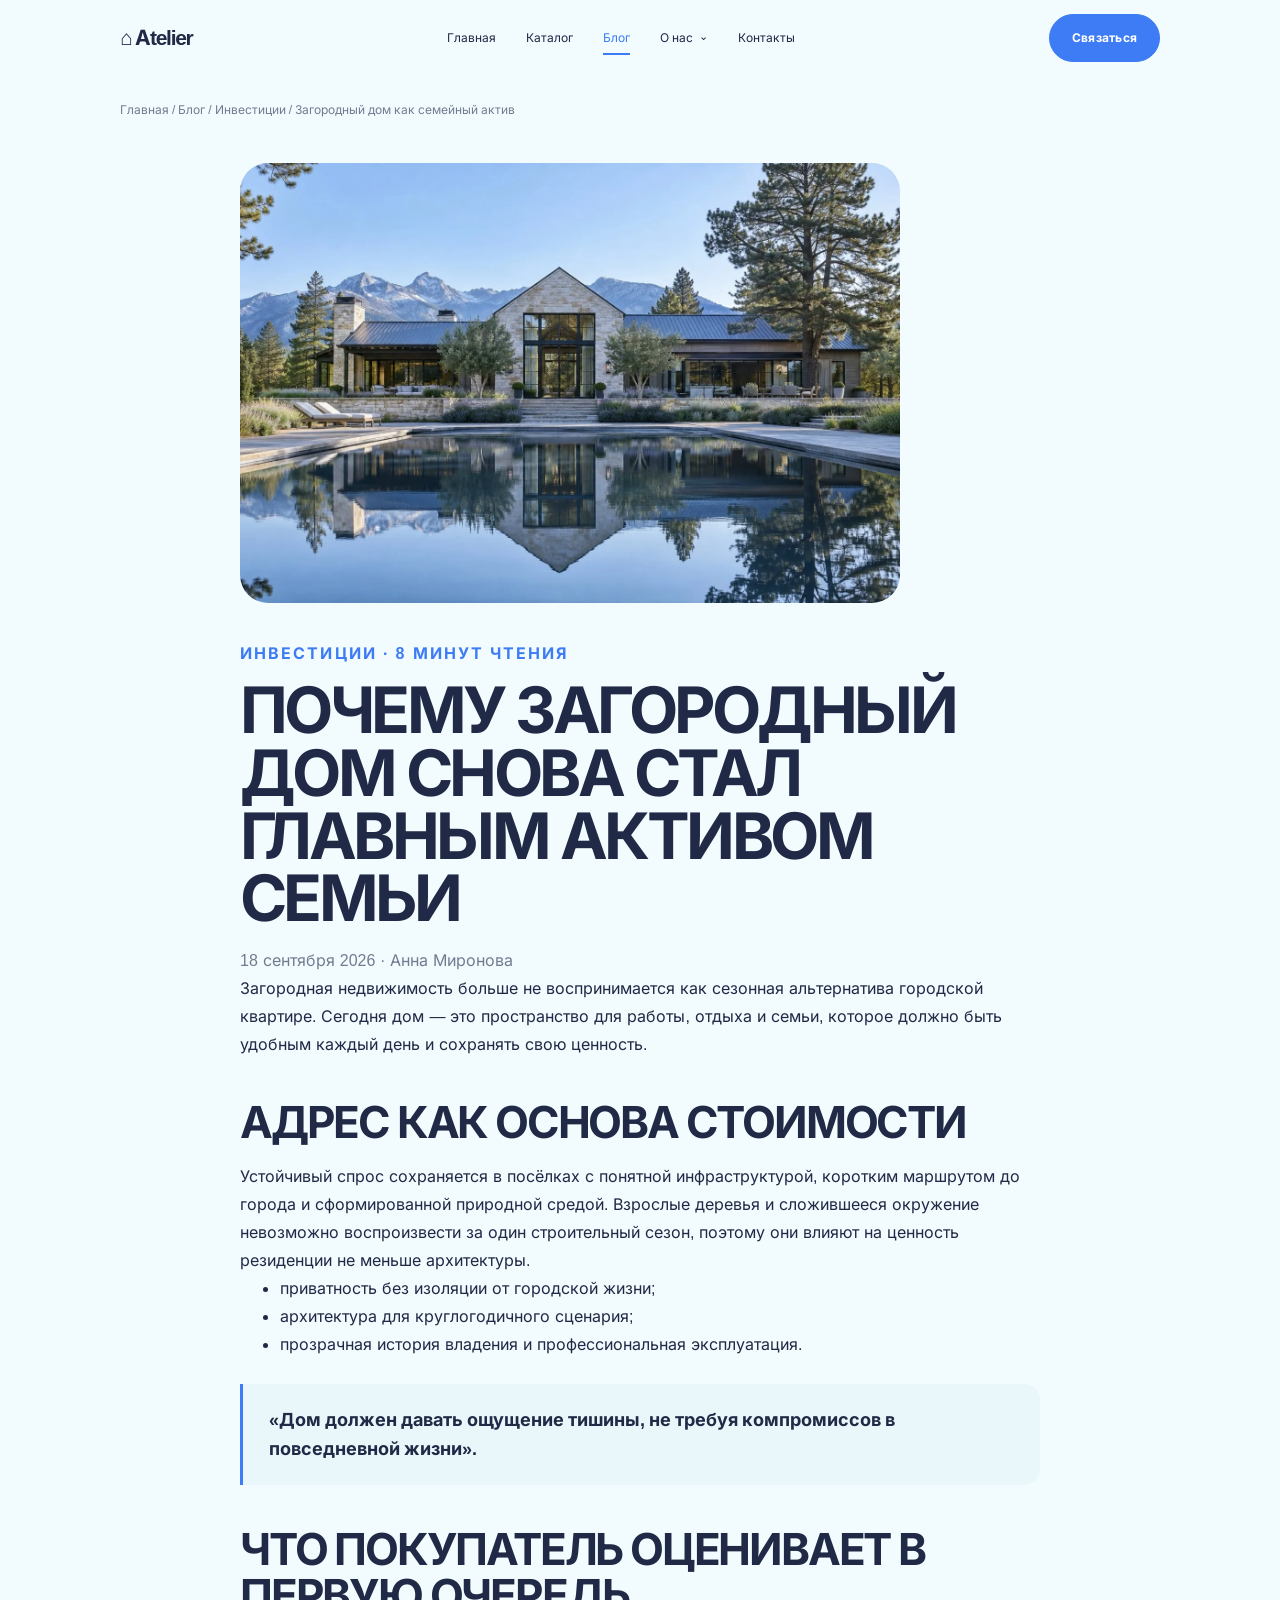
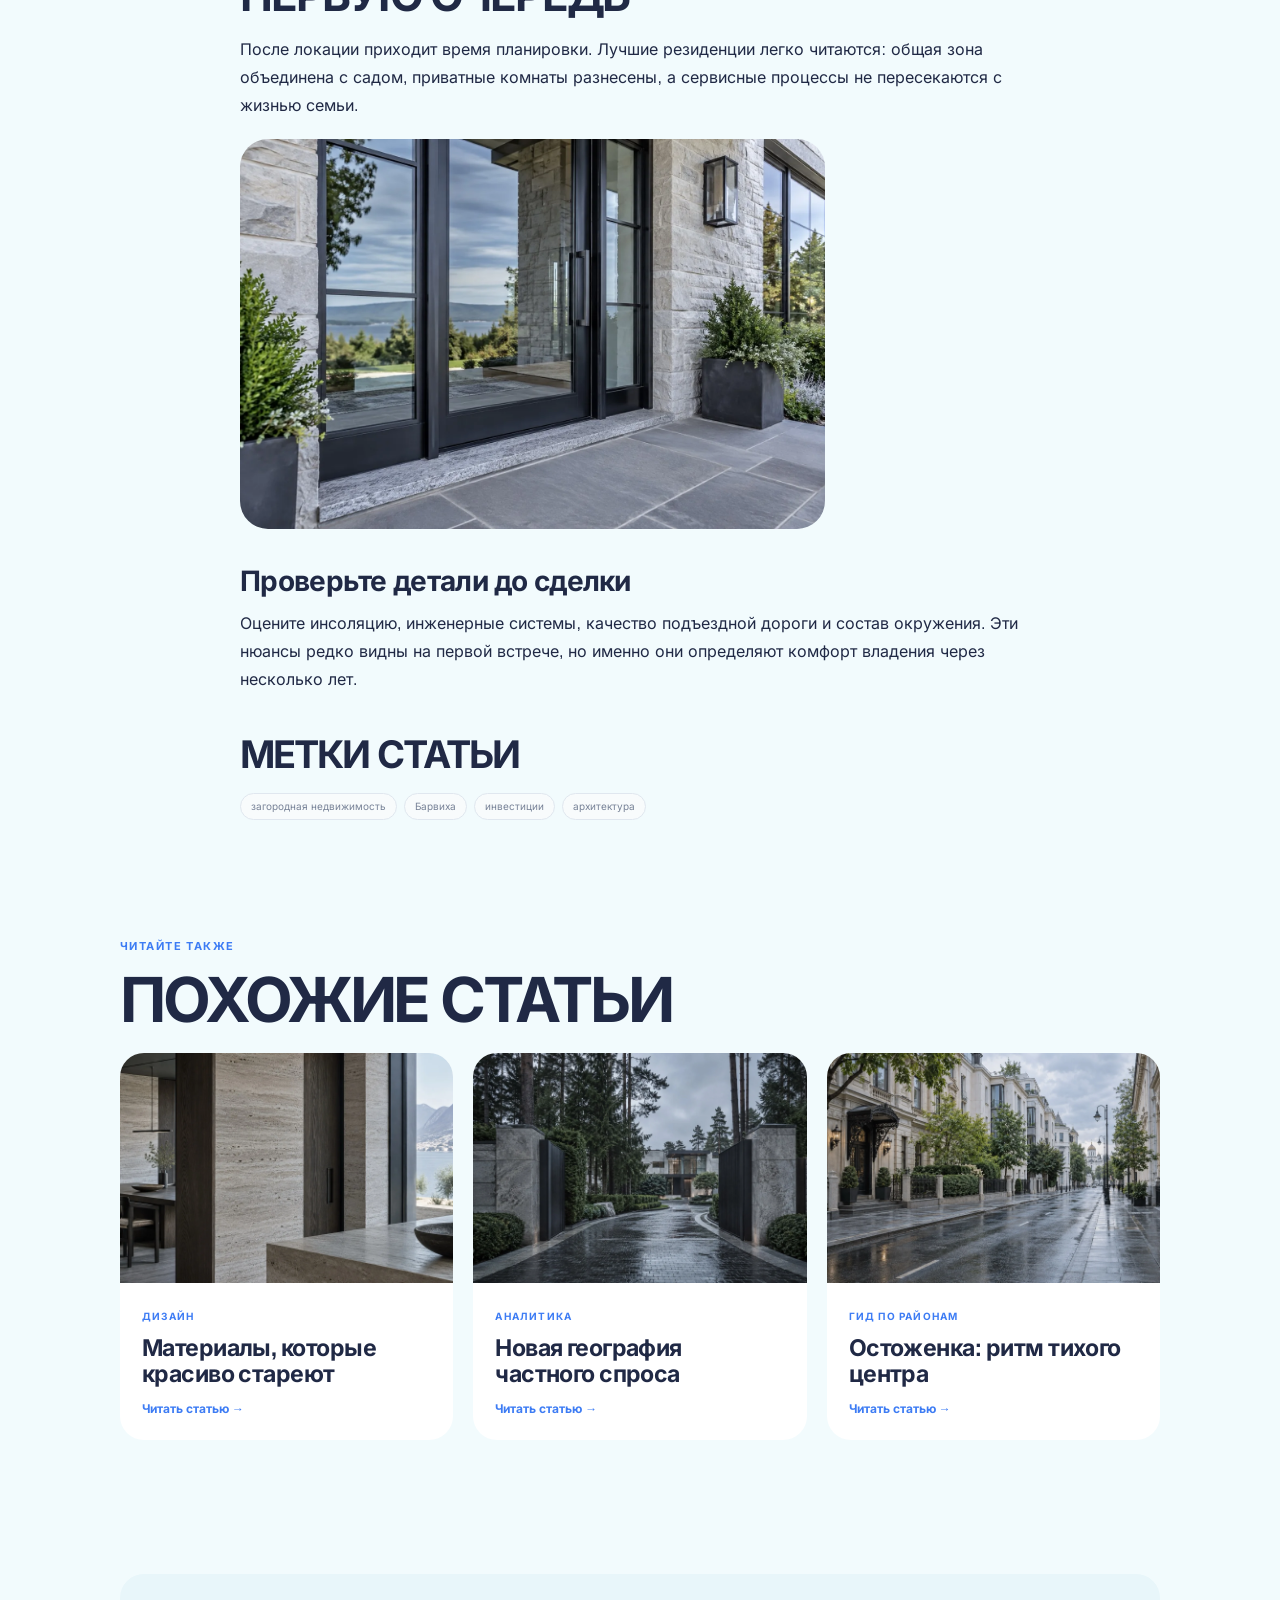
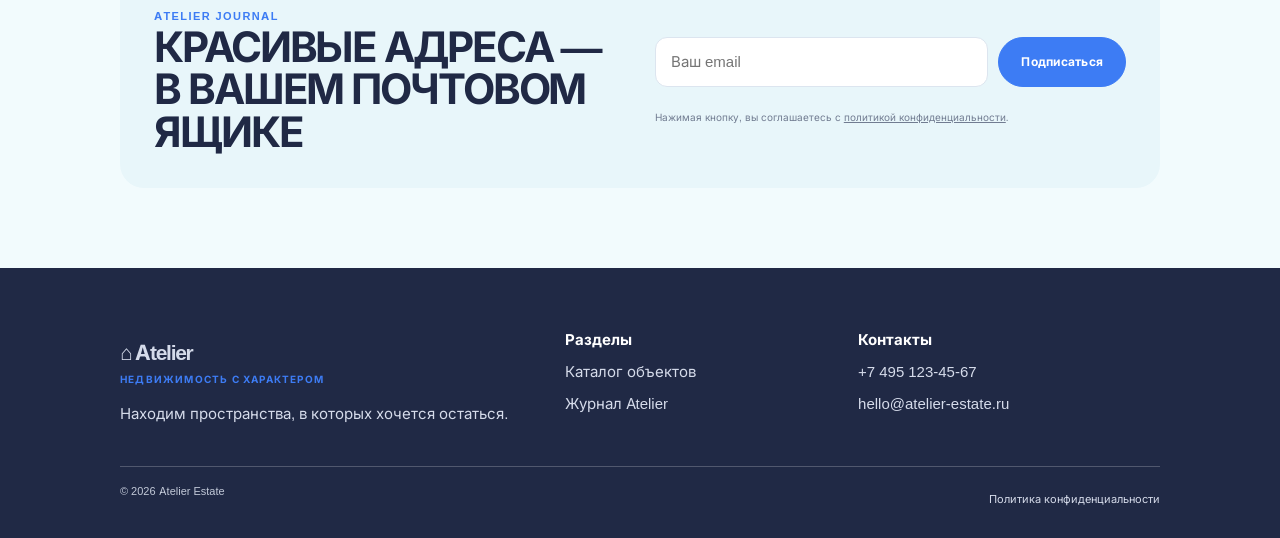
<file: post.html>
<!doctype html>
<html lang="ru">
<head><meta charset="utf-8"><meta name="viewport" content="width=device-width,initial-scale=1"><title>Почему загородный дом стал семейным активом — Atelier Journal</title><link rel="stylesheet" href="css/main.css"><link rel="stylesheet" href="css/page.css"></head>
<body>
  <div class="container"><header class="header"><a class="logo" href="index.html" aria-label="Atelier Estate — главная">⌂ Atelier</a><button class="menu-button" type="button" aria-expanded="false" aria-controls="menu">Меню</button><nav class="menu" id="menu" aria-label="Основная навигация"><a href="index.html">Главная</a><a href="catalog.html">Каталог</a><a class="active" href="blog.html">Блог</a><details class="menu-group"><summary>О нас</summary><div class="menu-submenu"><a href="index.html#about">О компании</a><a href="index.html#team">Наша команда</a><a href="index.html#reviews">Отзывы</a></div></details><a href="index.html#contacts">Контакты</a></nav><a class="button header__contact" href="index.html#meeting">Связаться</a></header>
    <main><p class="crumbs">Главная / Блог / Инвестиции / Загородный дом как семейный актив</p><article class="article"><img src="assets/blog-family-asset.webp" alt="Загородная резиденция у отражающего бассейна"><p class="eyebrow">Инвестиции · 8 минут чтения</p><h1>Почему загородный дом снова стал главным активом семьи</h1><div class="paragraph-group"><p class="meta">18 сентября 2026 · Анна Миронова</p>
      <p>Загородная недвижимость больше не воспринимается как сезонная альтернатива городской квартире. Сегодня дом — это пространство для работы, отдыха и семьи, которое должно быть удобным каждый день и сохранять свою ценность.</p></div>
      <h2>Адрес как основа стоимости</h2><p>Устойчивый спрос сохраняется в посёлках с понятной инфраструктурой, коротким маршрутом до города и сформированной природной средой. Взрослые деревья и сложившееся окружение невозможно воспроизвести за один строительный сезон, поэтому они влияют на ценность резиденции не меньше архитектуры.</p>
      <ul><li>приватность без изоляции от городской жизни;</li><li>архитектура для круглогодичного сценария;</li><li>прозрачная история владения и профессиональная эксплуатация.</li></ul>
      <blockquote class="note">«Дом должен давать ощущение тишины, не требуя компромиссов в повседневной жизни».</blockquote>
      <h2>Что покупатель оценивает в первую очередь</h2><p>После локации приходит время планировки. Лучшие резиденции легко читаются: общая зона объединена с садом, приватные комнаты разнесены, а сервисные процессы не пересекаются с жизнью семьи.</p>
      <img src="assets/post-detail.webp" alt="Каменная отделка входной группы и панорамное остекление"><h3>Проверьте детали до сделки</h3><p>Оцените инсоляцию, инженерные системы, качество подъездной дороги и состав окружения. Эти нюансы редко видны на первой встрече, но именно они определяют комфорт владения через несколько лет.</p>
      <section class="article-tags"><h2>Метки статьи</h2><div class="filters"><span class="filter">загородная недвижимость</span><span class="filter">Барвиха</span><span class="filter">инвестиции</span><span class="filter">архитектура</span></div></section>
    </article>
    <section class="section related"><p class="eyebrow">Читайте также</p><h2>Похожие статьи</h2><div class="grid three"><article class="card"><img src="assets/blog-materials.webp" alt="Материалы современной архитектуры"><div class="card__body"><span class="tag">Дизайн</span><h3>Материалы, которые красиво стареют</h3><a class="link" href="post.html">Читать статью →</a></div></article><article class="card"><img src="assets/blog-growth.webp" alt="Современная резиденция за въездными воротами"><div class="card__body"><span class="tag">Аналитика</span><h3>Новая география частного спроса</h3><a class="link" href="post.html">Читать статью →</a></div></article><article class="card"><img src="assets/blog-ostozhenka.webp" alt="Улица Остоженки после дождя"><div class="card__body"><span class="tag">Гид по районам</span><h3>Остоженка: ритм тихого центра</h3><a class="link" href="post.html">Читать статью →</a></div></article></div></section>
    <section class="subscribe-block"><div><p class="eyebrow">Atelier Journal</p><h2>Красивые адреса — в вашем почтовом ящике</h2></div><form class="subscribe-form"><input class="field" type="email" placeholder="Ваш email" required><button class="button" type="submit">Подписаться</button><p class="form-note">Нажимая кнопку, вы соглашаетесь с <a href="privacy.html">политикой конфиденциальности</a>.</p></form></section></main>
  </div>
  <footer class="footer"><div class="container"><div class="footer-grid"><div><a class="logo" href="index.html">⌂ Atelier<span>Недвижимость с характером</span></a><p>Находим пространства, в которых хочется остаться.</p></div><div><b>Разделы</b><a href="catalog.html">Каталог объектов</a><a href="blog.html">Журнал Atelier</a></div><div><b>Контакты</b><a href="tel:+74951234567">+7 495 123-45-67</a><a href="mailto:hello@atelier-estate.ru">hello@atelier-estate.ru</a></div></div><div class="footer-bottom"><span>© 2026 Atelier Estate</span><a href="privacy.html">Политика конфиденциальности</a></div></div></footer>
  <script src="js/main.js" defer></script>
</body>
</html>
</file>
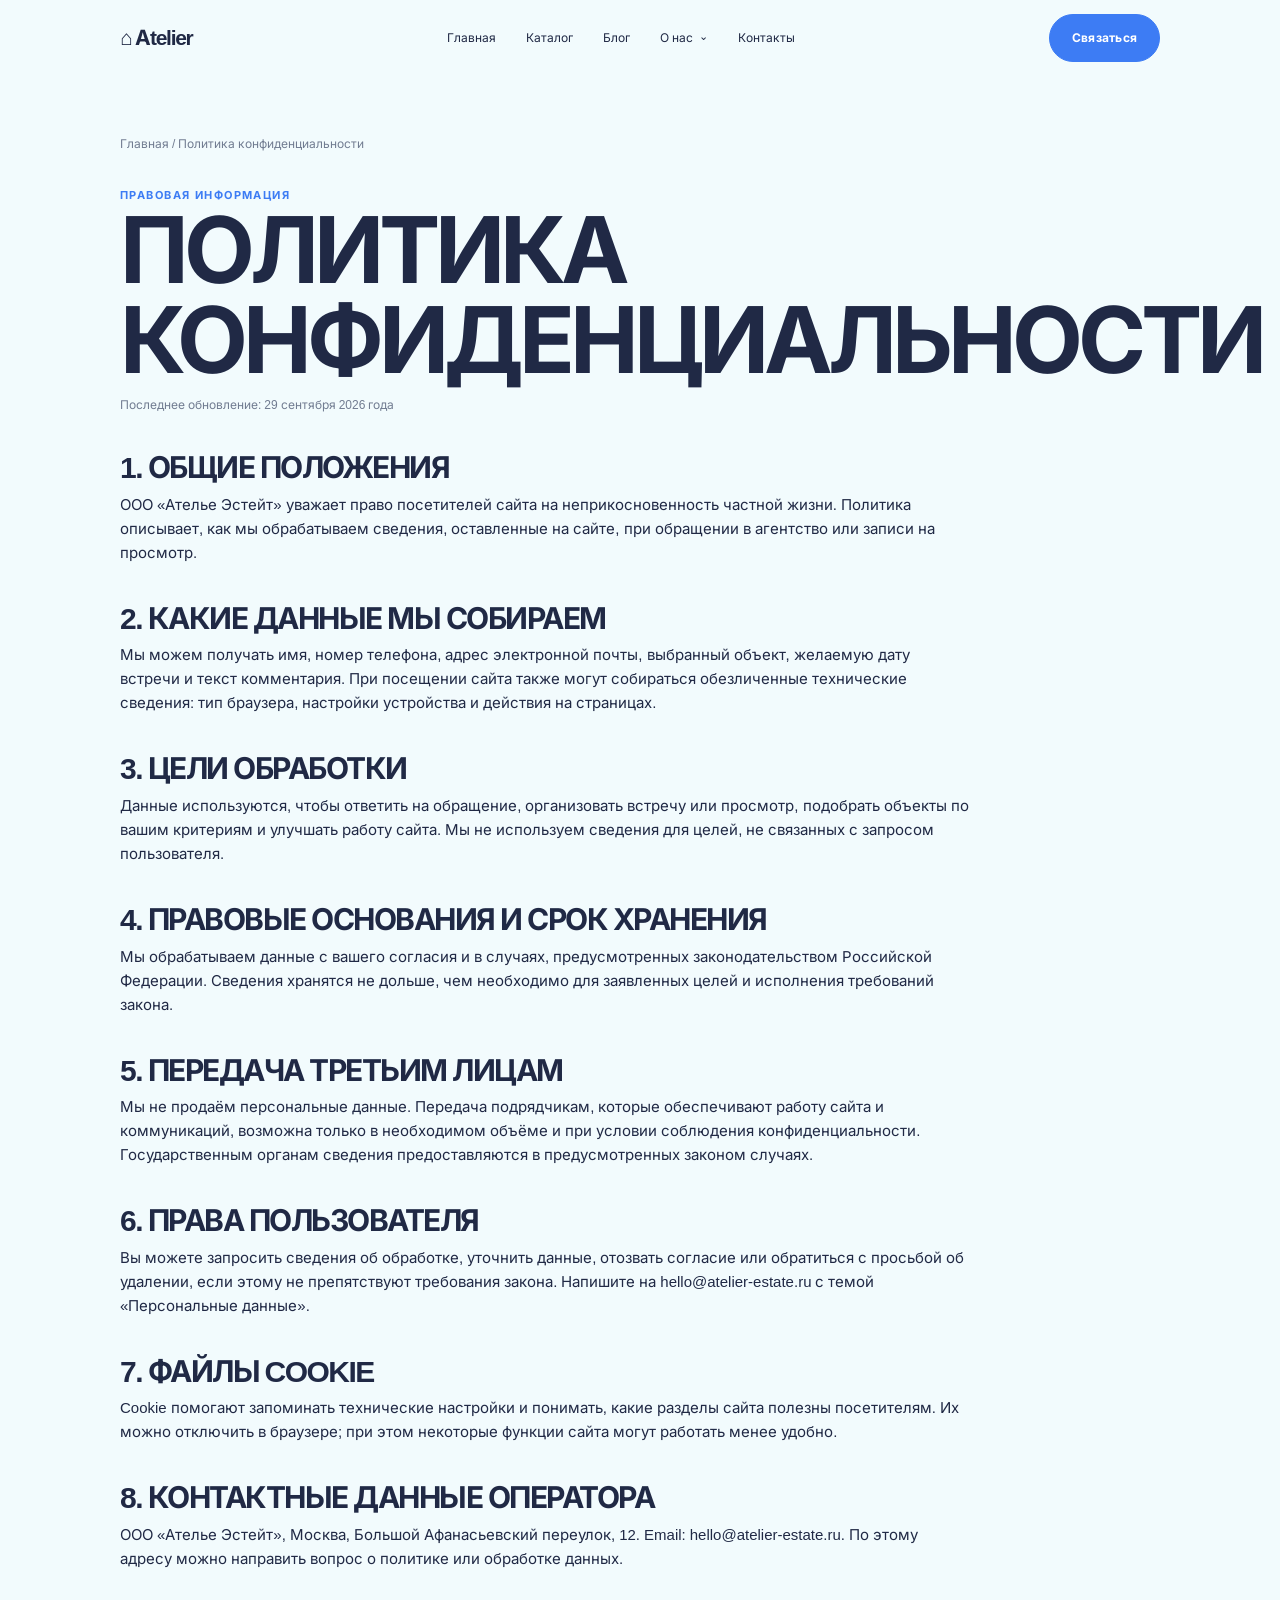
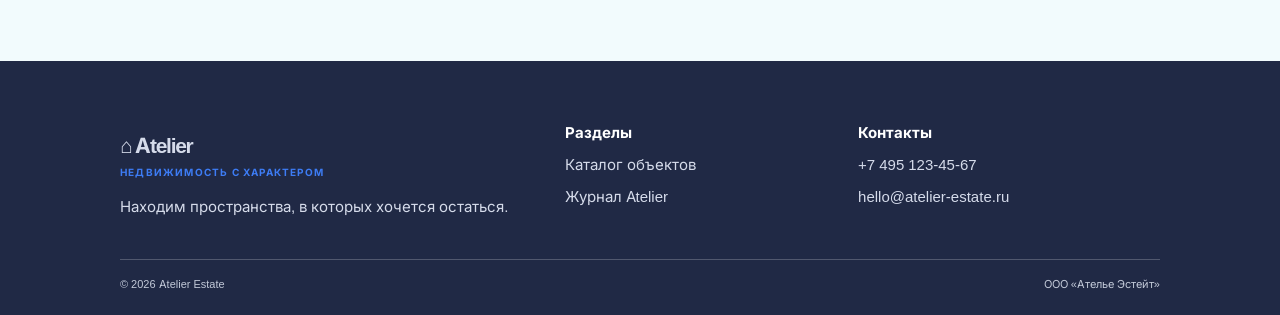
<file: privacy.html>
<!doctype html>
<html lang="ru">
<head><meta charset="utf-8"><meta name="viewport" content="width=device-width,initial-scale=1"><title>Политика конфиденциальности — Atelier Estate</title><link rel="stylesheet" href="css/main.css"><link rel="stylesheet" href="css/page.css"></head>
<body>
  <div class="container"><header class="header"><a class="logo" href="index.html" aria-label="Atelier Estate — главная">⌂ Atelier</a><button class="menu-button" type="button" aria-expanded="false" aria-controls="menu">Меню</button><nav class="menu" id="menu" aria-label="Основная навигация"><a href="index.html">Главная</a><a href="catalog.html">Каталог</a><a href="blog.html">Блог</a><details class="menu-group"><summary>О нас</summary><div class="menu-submenu"><a href="index.html#about">О компании</a><a href="index.html#team">Наша команда</a><a href="index.html#reviews">Отзывы</a></div></details><a href="index.html#contacts">Контакты</a></nav><a class="button header__contact" href="index.html#meeting">Связаться</a></header>
    <main class="policy"><div class="paragraph-group"><p class="crumbs">Главная / Политика конфиденциальности</p><p class="eyebrow">Правовая информация</p></div><h1>Политика конфиденциальности</h1><p class="meta">Последнее обновление: 29 сентября 2026 года</p>
      <h2>1. Общие положения</h2><p>ООО «Ателье Эстейт» уважает право посетителей сайта на неприкосновенность частной жизни. Политика описывает, как мы обрабатываем сведения, оставленные на сайте, при обращении в агентство или записи на просмотр.</p>
      <h2>2. Какие данные мы собираем</h2><p>Мы можем получать имя, номер телефона, адрес электронной почты, выбранный объект, желаемую дату встречи и текст комментария. При посещении сайта также могут собираться обезличенные технические сведения: тип браузера, настройки устройства и действия на страницах.</p>
      <h2>3. Цели обработки</h2><p>Данные используются, чтобы ответить на обращение, организовать встречу или просмотр, подобрать объекты по вашим критериям и улучшать работу сайта. Мы не используем сведения для целей, не связанных с запросом пользователя.</p>
      <h2>4. Правовые основания и срок хранения</h2><p>Мы обрабатываем данные с вашего согласия и в случаях, предусмотренных законодательством Российской Федерации. Сведения хранятся не дольше, чем необходимо для заявленных целей и исполнения требований закона.</p>
      <h2>5. Передача третьим лицам</h2><p>Мы не продаём персональные данные. Передача подрядчикам, которые обеспечивают работу сайта и коммуникаций, возможна только в необходимом объёме и при условии соблюдения конфиденциальности. Государственным органам сведения предоставляются в предусмотренных законом случаях.</p>
      <h2>6. Права пользователя</h2><p>Вы можете запросить сведения об обработке, уточнить данные, отозвать согласие или обратиться с просьбой об удалении, если этому не препятствуют требования закона. Напишите на hello@atelier-estate.ru с темой «Персональные данные».</p>
      <h2>7. Файлы cookie</h2><p>Cookie помогают запоминать технические настройки и понимать, какие разделы сайта полезны посетителям. Их можно отключить в браузере; при этом некоторые функции сайта могут работать менее удобно.</p>
      <h2>8. Контактные данные оператора</h2><p>ООО «Ателье Эстейт», Москва, Большой Афанасьевский переулок, 12. Email: hello@atelier-estate.ru. По этому адресу можно направить вопрос о политике или обработке данных.</p>
    </main>
  </div>
  <footer class="footer"><div class="container"><div class="footer-grid"><div><a class="logo" href="index.html">⌂ Atelier<span>Недвижимость с характером</span></a><p>Находим пространства, в которых хочется остаться.</p></div><div><b>Разделы</b><a href="catalog.html">Каталог объектов</a><a href="blog.html">Журнал Atelier</a></div><div><b>Контакты</b><a href="tel:+74951234567">+7 495 123-45-67</a><a href="mailto:hello@atelier-estate.ru">hello@atelier-estate.ru</a></div></div><div class="footer-bottom"><span>© 2026 Atelier Estate</span><span>ООО «Ателье Эстейт»</span></div></div></footer>
  <script src="js/main.js" defer></script>
</body>
</html>
</file>
<file: css/main.css>
@font-face{font-family:Site;src:url('../fonts/site.woff2') format('woff2');font-style:normal;font-weight:400;font-display:swap}
@font-face{font-family:Site;src:url('../fonts/site-bold.woff2') format('woff2');font-style:normal;font-weight:700;font-display:swap}
:root{--ink:#202945;--blue:#3d7cf4;--blue-dark:#2866df;--paper:#f2fbfd;--white:#fff;--soft:#f1f2f4;--line:#dce5ef;--muted:#717c91;--font:'Site',Arial,sans-serif;--radius:28px;--container:1040px}
*,*::before,*::after{box-sizing:border-box}html{scroll-behavior:smooth}body,h1,h2,h3,p,ul,blockquote{margin:0}body{background:var(--paper);color:var(--ink);font:15px/1.6 var(--font);-webkit-font-smoothing:antialiased}a{color:inherit;text-decoration:none}button,input,textarea,select{font:inherit;color:inherit}button{cursor:pointer}img{display:block;max-width:100%;object-fit:cover}h1,h2,h3{font-weight:700;line-height:.98;letter-spacing:-.055em}h1{font-size:clamp(48px,7.4vw,92px);text-transform:uppercase}h2{font-size:clamp(36px,5.1vw,62px);text-transform:uppercase;line-height:1.02;letter-spacing:-.05em}h3{font-size:clamp(19px,1.8vw,25px);letter-spacing:-.025em;line-height:1.15;text-transform:none}.container{width:min(var(--container),calc(100% - 72px));margin-inline:auto}.eyebrow{color:var(--blue);font-size:11px;font-weight:700;letter-spacing:.13em;text-transform:uppercase}.lead{max-width:580px;color:var(--ink);font-size:16px;line-height:1.6}.button{display:inline-flex;min-height:48px;align-items:center;justify-content:center;gap:10px;padding:12px 22px;border:1px solid var(--blue);border-radius:999px;background:var(--blue);color:#fff;font-size:12px;font-weight:700;letter-spacing:.02em;transition:transform .2s,background .2s}.button:hover{transform:translateY(-2px);background:var(--blue-dark)}.button--ghost{background:transparent;color:var(--ink);border-color:var(--line)}.meta{color:var(--muted);font-size:12px}.tag{color:var(--blue);font-size:10px;font-weight:700;letter-spacing:.12em;text-transform:uppercase}.section{padding:94px 0}.grid{display:grid;gap:20px}.card{overflow:hidden;border-radius:24px;background:var(--white)}.card img{width:100%;height:230px}.card__body{padding:20px 22px}.field{width:100%;min-height:48px;padding:12px 15px;border:1px solid var(--line);border-radius:12px;background:var(--white);outline:none}.field:focus{border-color:var(--blue)}
</file>
<file: css/page.css>
.header{position:relative;z-index:5;min-height:76px;display:flex;align-items:center;justify-content:space-between;gap:22px}.logo{font-size:21px;font-weight:700;letter-spacing:-.06em}.logo span{display:block;margin-top:1px;color:var(--blue);font-size:10px;letter-spacing:.12em;text-transform:uppercase}.menu{display:flex;align-items:center;gap:30px;font-size:12px}.menu a{position:relative}.menu a:hover,.menu a.active{color:var(--blue)}.menu a.active:after{position:absolute;right:0;bottom:-7px;left:0;height:2px;background:var(--blue);content:''}.menu-button{display:none;border:0;background:transparent}.hero{display:grid;grid-template-columns:1fr 2.05fr;column-gap:28px;align-items:end;min-height:570px;padding-top:18px;padding-bottom:55px}.hero__content{grid-column:1/-1;display:grid;grid-template-columns:1fr auto;align-items:end;gap:26px 36px;margin-bottom:30px}.hero__content .eyebrow{grid-column:1/-1;margin-bottom:-18px}.hero h1{grid-column:1/-1;max-width:970px}.hero .lead{grid-column:1;max-width:265px}.hero__actions{grid-column:1}.hero__image,.hero__visual{grid-column:2;grid-row:3/5;width:100%;height:360px;border-radius:var(--radius);object-fit:cover}.hero__visual{background:url('../assets/neighborhood-diptych.webp') left center/200% 100% no-repeat}.hero .button{grid-column:1;justify-self:start}.hero .button--ghost{grid-column:1;grid-row:auto}.hero__content .hero-links{display:flex;gap:10px;align-items:center}.hero__stats{display:flex;gap:28px;margin-top:24px}.hero__stats strong{display:block;font-size:27px;line-height:1}.hero__stats span{display:block;color:var(--muted);font-size:11px;margin-top:6px}.hero__badge{position:absolute;right:calc((100% - var(--container))/2 + 18px);top:170px;width:98px;height:145px;padding:15px 10px;border-radius:55px;background:var(--blue);color:white;text-align:center;font-size:10px;font-weight:700}.hero__badge:before{content:'↓';display:grid;place-items:center;width:68px;height:68px;margin:0 auto 8px;border-radius:50%;background:#fff;color:var(--blue);font-size:32px}.section h2{margin:12px 0 22px}.why{display:grid;grid-template-columns:1fr 1fr;gap:8%;align-items:center}.why>img{height:390px;border-radius:var(--radius)}.ticks{padding:0;list-style:none}.ticks li{padding:12px 0;border-bottom:1px solid var(--line)}.ticks li:before{content:'✦';color:var(--blue);margin-right:12px}.object-grid{grid-template-columns:repeat(4,1fr)}.object-grid .card{box-shadow:0 8px 26px #1828490b;transition:transform .25s}.object-grid .card:hover{transform:translateY(-5px)}.card__body h3{margin:8px 0}.price{font-size:20px;font-weight:700;margin:8px 0 14px}.link{color:var(--blue);font-size:12px;font-weight:700}.news{display:grid;grid-template-columns:1.25fr 1fr;gap:20px}.news-main img{height:360px}.news-main h3{margin-top:9px}.news-side{display:grid;gap:14px}.news-mini{display:grid;grid-template-columns:140px 1fr;overflow:hidden;border-radius:20px;background:#fff}.news-mini img{height:128px}.news-mini div{padding:14px}.section--cream{background:#e9f6fa}.section--dark{background:var(--ink);color:white}.form-grid{display:grid;grid-template-columns:1fr 1fr;gap:14px}.form-grid textarea{min-height:110px;grid-column:1/-1}.tabs{display:flex;gap:24px;border-bottom:1px solid var(--line);margin:26px 0}.tab{padding:0 0 12px;border:0;border-bottom:2px solid transparent;background:none;font-size:12px;font-weight:700}.tab.active{color:var(--blue);border-color:var(--blue)}.slider{overflow:hidden}.slider__track{display:flex;gap:18px;transition:transform .4s ease}.slide{position:relative;display:flex;flex:0 0 calc(72% - 9px);height:390px;flex-direction:column;justify-content:end;overflow:hidden;padding:30px;border-radius:var(--radius);color:#fff;background:linear-gradient(0deg,#111d36b8,transparent 65%),url('../assets/barvikha-villa.webp') center/cover}.slide:nth-child(2){background-image:linear-gradient(0deg,#111d36b8,transparent 65%),url('../assets/neighborhood-diptych.webp');background-position:center,right}.slide:nth-child(3){background-image:linear-gradient(0deg,#111d36b8,transparent 65%),url('../assets/neighborhood-diptych.webp');background-position:center,left}.slide span{margin-bottom:8px;color:#d8e6ff;font-size:11px;font-weight:700;letter-spacing:.1em;text-transform:uppercase}.slider__controls{display:flex;gap:9px;margin-top:18px}.slider__controls button{width:46px;height:46px;border:1px solid #b7c8dc;border-radius:50%;background:transparent;color:inherit}.footer{padding:60px 0 22px;background:var(--ink);color:#fff}.footer-grid{display:grid;grid-template-columns:1.6fr 1fr 1.2fr;gap:42px}.footer a{display:block;margin:8px 0;color:#d5dbea}.footer p{color:#d5dbea;margin-top:15px}.footer-bottom{display:flex;justify-content:space-between;margin-top:40px;padding-top:16px;border-top:1px solid #ffffff38;color:#c2c9d8;font-size:11px}.crumbs{padding:24px 0;color:var(--muted);font-size:12px}.page-title{padding:30px 0 52px;border-bottom:1px solid var(--line)}.page-title h1{margin:10px 0}.filters{display:flex;gap:9px;flex-wrap:wrap;padding:22px 0 34px}.filter{padding:10px 15px;border:1px solid #d6e2ee;border-radius:999px;background:#fff;font-size:12px}.two{grid-template-columns:repeat(2,1fr)}.three{grid-template-columns:repeat(3,1fr)}.pagination{display:flex;justify-content:center;gap:7px;margin:40px 0}.pagination a{min-width:39px;padding:9px 12px;border:1px solid var(--line);border-radius:12px;text-align:center}.pagination .current{background:var(--blue);border-color:var(--blue);color:white}.article{max-width:800px;margin:auto}.article>img{height:440px;margin:20px 0 36px;border-radius:var(--radius)}.article p,.article li{font-size:16px}.article h1{font-size:clamp(38px,6vw,64px);margin:12px 0}.article h2{margin:42px 0 16px}.article>img~img{height:390px}.note{margin:26px 0;padding:22px 26px;border-left:3px solid var(--blue);border-radius:0 16px 16px 0;background:#e9f6fa;font-size:18px;font-weight:700}.gallery>img{height:520px;border-radius:var(--radius)}.thumbs{display:grid;grid-template-columns:repeat(4,1fr);gap:10px;margin-top:10px}.thumbs img{height:105px;border-radius:16px}.object-head{display:grid;grid-template-columns:1.4fr 1fr;gap:55px;padding:50px 0}.object-head .price{font-size:32px}.specs{display:grid;grid-template-columns:1fr 1fr;border-top:1px solid var(--line)}.specs div{padding:14px 0;border-bottom:1px solid var(--line)}.specs div>span:first-child{display:block;color:var(--muted);font-size:10px;letter-spacing:.08em;text-transform:uppercase}.map{display:grid;height:320px;place-items:center;border-radius:var(--radius);background:linear-gradient(135deg,#ddecf3,#c8deea);color:#334260;font-size:24px;font-weight:700}.formbox{margin:65px 0;padding:42px;border-radius:var(--radius);background:#e4f3f8}.formbox h2{margin:12px 0 22px}.policy{max-width:850px;padding:24px 0 90px}.policy h2{margin-top:38px;font-size:30px}.policy p{margin-top:10px}.team{display:grid;grid-template-columns:.85fr 1.15fr;gap:50px;align-items:center}.team-copy .lead{margin:20px 0}.team-gallery{display:grid;grid-template-columns:1fr 1fr;grid-template-rows:190px 190px;gap:14px}.team-photo{border-radius:24px;background-image:url('../assets/advisors-diptych.webp');background-size:200% 100%;background-repeat:no-repeat}.team-photo--man{background-position:left center}.team-photo--woman{background-position:right center}.team-photo--large{grid-column:1/-1;background-image:url('../assets/neighborhood-diptych.webp');background-position:right center}.team-stats{display:flex;gap:36px;margin-top:30px}.team-stats strong{display:block;color:var(--blue);font-size:38px;line-height:1}.team-stats span{font-size:11px;color:var(--muted)}.amenities{display:grid;grid-template-columns:1fr 1.2fr;gap:38px;align-items:center}.amenities__photo{height:270px;border-radius:var(--radius);background:url('../assets/neighborhood-diptych.webp') left center/200% 100%}.amenity-icons{display:flex;gap:12px;margin-top:22px}.amenity-icons span{display:grid;width:48px;height:48px;place-items:center;border:1px solid #b8d4f5;border-radius:50%;color:var(--blue);font-size:20px}.testimonials{display:grid;grid-template-columns:repeat(3,1fr);gap:18px}.quote-card{padding:25px;border-radius:22px;background:#f0f1f3}.quote-card .quote-mark{color:var(--blue);font-size:36px;line-height:1}.quote-card h3{font-size:16px;letter-spacing:0;margin:8px 0}.quote-card p{color:#687286;font-size:13px}.quote-card strong{display:block;margin-top:14px;font-size:13px}.subscribe{display:grid;grid-template-columns:1.4fr 1fr;gap:35px;align-items:center}.subscribe form{display:flex;border-bottom:1px solid #abb9ce}.subscribe .field{border:0;background:transparent}.subscribe .button{border-radius:12px 12px 0 0}.socials{display:flex;gap:18px}.socials a{display:grid;width:34px;height:34px;place-items:center;border:1px solid #ffffff80;border-radius:50%;font-size:12px}@media(max-width:900px){.object-grid{grid-template-columns:repeat(2,1fr)}.hero{min-height:500px}.hero__image,.hero__visual{height:330px}.hero__badge{right:8%;top:190px}.team{grid-template-columns:1fr}.team-gallery{grid-template-rows:170px 200px}.footer-grid{grid-template-columns:1fr 1fr}.testimonials{grid-template-columns:1fr 1fr}}@media(max-width:640px){.container{width:calc(100% - 36px)}.header{min-height:68px}.header>.button{display:none}.menu-button{display:block;padding:8px 0;color:var(--blue);font-weight:700}.menu{position:absolute;top:62px;right:0;left:0;display:none;align-items:stretch;gap:18px;padding:20px;border:1px solid var(--line);border-radius:18px;background:#fff;box-shadow:0 12px 30px #1c31521c}.menu.is-open{display:flex;flex-direction:column}.menu a.active:after{display:none}.hero{display:flex;min-height:auto;flex-direction:column;align-items:stretch;padding-top:42px;padding-bottom:22px}.hero__content{display:block;margin-bottom:22px}.hero__content .eyebrow{margin-bottom:12px}.hero h1{font-size:clamp(42px,12vw,66px)}.hero .lead{max-width:340px;margin:18px 0}.hero__image,.hero__visual{height:280px}.hero__badge{top:325px;right:10%;transform:scale(.78);transform-origin:top right}.hero__stats{margin:20px 0}.section{padding:65px 0}.why,.amenities,.news,.object-head,.subscribe{grid-template-columns:1fr}.why>img{height:280px}.object-grid,.three,.two,.testimonials,.form-grid,.footer-grid{grid-template-columns:1fr}.slide{flex-basis:100%;height:290px}.form-grid textarea{grid-column:auto}.tabs{gap:16px;overflow:auto}.tab{white-space:nowrap}.gallery>img{height:300px}.thumbs img{height:75px}.article>img{height:280px}.article>img~img{height:270px}.team-gallery{grid-template-rows:140px 170px;gap:9px}.team-stats{gap:24px}.team-stats strong{font-size:30px}.footer-bottom{display:block}.footer-bottom>*{display:block;margin:8px 0}.footer-grid{gap:25px}.news-mini{grid-template-columns:115px 1fr}.news-mini img{height:120px}.page-title{padding:25px 0 38px}.page-title h1{font-size:clamp(42px,11vw,62px)}.formbox{padding:25px}.filters{gap:7px}.filter{padding:9px 12px}}
.hero{position:relative;grid-template-columns:minmax(205px,.34fr) minmax(0,1fr);grid-template-rows:auto 360px;gap:0 30px;align-items:stretch;min-height:0;padding:10px 0 44px}.hero__heading{grid-column:1/-1;padding:15px 0 25px}.hero__heading .eyebrow{margin-bottom:13px}.hero__heading h1{max-width:100%;font-size:clamp(48px,7.1vw,88px);line-height:.91}.hero__details{grid-column:1;grid-row:2;display:flex;flex-direction:column;align-items:flex-start;padding-top:0}.hero__details .lead{font-size:15px}.hero__stats{gap:24px;margin:24px 0}.hero__stats strong{font-size:26px}.hero__stats strong span{display:inline;color:var(--blue);font-size:19px}.hero__stats div>span{font-size:11px;color:var(--muted)}.hero__team-card{width:100%;margin-top:auto;padding:17px 18px;border-radius:20px;background:var(--blue);color:#fff}.hero__avatars{display:flex;align-items:center;margin-bottom:12px}.hero__avatars .team-photo,.avatar-initial{width:40px;height:40px;margin-right:-8px;border:2px solid #fff;border-radius:50%;background-size:200% 100%}.hero__avatars .team-photo--woman{background-position:right}.avatar-initial{display:grid;place-items:center;background:#dce9ff;color:var(--ink);font-weight:700}.hero__team-card b{font-size:11px}.hero__team-card p{font-size:11px;line-height:1.35;color:#e8efff;margin-top:4px}.hero__visual{grid-column:2;grid-row:2;width:100%;height:360px;border-radius:30px;background:url('../assets/neighborhood-diptych.webp') left center/200% 100% no-repeat}.hero__badge{right:8%;top:160px;z-index:2;display:flex;flex-direction:column;align-items:center;justify-content:center;height:143px}.hero__badge:before{display:none}.download-icon{display:grid;width:68px;height:68px;place-items:center;margin-bottom:7px;border-radius:50%;background:#fff;color:var(--blue);font-size:34px}.amenities{grid-template-columns:.95fr 1.05fr;gap:26px 35px;align-items:center}.amenities h2,.team h2,.properties h2,.reviews-section h2,.subscribe h2{margin:12px 0 22px}.amenities__copy{padding-left:18px;border-left:3px solid var(--blue)}.amenities__copy p,.team-copy>p:not(.eyebrow),.team-copy>.paragraph-group>p,.amenities__copy--second p{font-size:13px;color:#44506a;margin:0 0 12px}.amenities__photo{height:225px}.amenities__photo--wide{height:225px}.amenity-icons{gap:10px}.amenity-icons span{width:44px;height:44px;background:#fff}.amenities__copy--second{padding:0;border:0}.team-section{background:#fff}.team{grid-template-columns:.8fr 1.2fr}.team-gallery{grid-template-rows:180px 210px}.team-photo{min-height:0}.team-photo--man{background-position:left center}.team-photo--woman{background-position:right center}.team-photo--large{background-position:right center}.team-caption{grid-column:1/-1;padding:17px 20px;border:1px solid #c9d6e5;border-radius:22px;text-align:center}.team-caption strong{display:block;margin:5px 0;font-size:22px}.team-caption p{color:var(--muted);font-size:12px}.team-stats strong span{display:inline;color:var(--blue);font-size:25px}.section-heading{display:flex;align-items:end;justify-content:space-between;gap:20px;margin-bottom:30px}.section-heading h2{margin-bottom:0}.object-grid{grid-template-columns:repeat(4,minmax(0,1fr))}.property-card img{height:200px}.property-card:nth-child(2) img,.property-card:nth-child(4) img{object-fit:cover;object-position:left center}.property-card__bottom{display:flex;align-items:center;justify-content:space-between}.property-card__bottom .price{margin:8px 0 0}.round-arrow{display:grid;width:38px;height:38px;place-items:center;border:1px solid #bbd1ed;border-radius:50%;color:var(--blue)}.round-arrow:hover{background:var(--blue);color:#fff}.reviews-section{background:#fff}.reviews-intro{max-width:255px;color:var(--muted);font-size:13px}.quote-card{padding:23px 25px;background:#f1f2f4}.quote-card .quote-mark{display:block;font-size:44px;font-weight:700}.quote-card h3{min-height:40px}.blog-preview .news-main .card__body{padding:20px 23px}.news-main .link{display:inline-block;margin-top:12px}.news-mini h3{font-size:17px;margin:6px 0}.news-mini .meta{font-size:10px}.subscribe-section{background:#e8f6fa}.subscribe{grid-template-columns:.9fr 1.1fr}.booking{width:100%}.booking-form{display:grid;grid-template-columns:1fr 1fr;gap:12px}.booking-form[hidden]{display:none}.booking-form textarea,.booking-form button{grid-column:1/-1}.form-note{margin-top:12px;color:var(--muted);font-size:10px}.form-note a{text-decoration:underline}.sr-only{position:absolute;width:1px;height:1px;padding:0;margin:-1px;overflow:hidden;clip:rect(0,0,0,0);white-space:nowrap;border:0}@media(max-width:900px){.hero{grid-template-columns:220px minmax(0,1fr);grid-template-rows:auto 330px}.hero__heading h1{font-size:clamp(46px,7vw,70px)}.hero__visual{height:330px}.hero__badge{right:6%;top:160px}.amenities{gap:22px}.object-grid{grid-template-columns:repeat(2,minmax(0,1fr))}.team{gap:30px}}@media(max-width:640px){.hero{display:flex;min-height:0;flex-direction:column;padding-top:25px;padding-bottom:20px}.hero__heading{padding:5px 0 18px}.hero__heading .eyebrow{font-size:9px}.hero__heading h1{font-size:clamp(38px,10.5vw,60px);line-height:.94}.hero__details{order:2;padding-top:15px}.hero__details .lead{max-width:340px}.hero__stats{margin:18px 0}.hero__team-card{margin:4px 0 0;max-width:300px}.hero__visual{order:1;height:255px}.hero__badge{top:265px;right:8px;transform:scale(.72);transform-origin:top right}.amenities{grid-template-columns:1fr}.amenities__photo--wide{grid-row:auto}.amenities__copy--second{padding:0}.team{grid-template-columns:1fr}.team-gallery{grid-template-rows:135px 155px}.team-caption{padding:13px}.team-caption strong{font-size:18px}.section-heading{align-items:flex-start;flex-direction:column}.object-grid{grid-template-columns:1fr}.reviews-intro{max-width:none}.testimonials{grid-template-columns:1fr}.quote-card h3{min-height:0}.subscribe{grid-template-columns:1fr}.booking-form{grid-template-columns:1fr}.booking-form textarea,.booking-form button{grid-column:auto}.subscribe h2{font-size:42px}.hero__stats div>span{font-size:10px}}
.hero__heading h1{font-size:clamp(40px,6.1vw,72px);line-height:.95}.news-side{grid-template-rows:repeat(3,minmax(0,1fr));align-self:stretch}.news-mini{height:100%;min-height:0;grid-template-columns:minmax(130px,27%) minmax(0,1fr);align-items:stretch}.news-mini img{width:100%;height:100%;min-height:0;align-self:stretch}.news-mini div{display:flex;min-width:0;flex-direction:column;align-items:flex-start;justify-content:center;padding:14px}.news-mini .link{margin-top:8px}.booking .booking-form{display:grid;grid-template-columns:repeat(2,minmax(0,1fr));gap:12px;border:0}.booking .booking-form[hidden]{display:none}.booking .booking-form .field{width:100%;min-width:0;border:1px solid #cbd9e9;border-radius:10px;background:#fff;padding:12px 14px}.booking .booking-form textarea,.booking .booking-form button{grid-column:1/-1}.booking .booking-form .button{width:auto;justify-self:start;border-radius:14px}.booking .form-note{max-width:100%;line-height:1.5}.hero__badge{display:none}.menu a{white-space:nowrap}@media(max-width:900px){.hero__heading h1{font-size:clamp(42px,6.6vw,66px)}.menu{gap:13px;font-size:11px}.header{gap:14px}.header__contact{min-height:42px;padding:10px 15px;font-size:11px}.subscribe{grid-template-columns:1fr;gap:28px}.booking .booking-form{grid-template-columns:repeat(2,minmax(0,1fr))}}@media(max-width:640px){.hero__heading h1{font-size:clamp(39px,10vw,58px)}.news-side{grid-template-rows:none}.news-mini{min-height:140px}.news-mini img{height:100%;min-height:140px}.news-mini div{padding:12px}.booking .booking-form{grid-template-columns:1fr}.booking .booking-form textarea,.booking .booking-form button{grid-column:auto}}
.hero__visual,.amenities__photo,.team-photo{background-size:200% auto}.team-photo--large{background-size:200% auto}.team h2{font-size:clamp(34px,3.7vw,46px);line-height:1.03}.gallery-main{width:100%;height:520px;border-radius:var(--radius);background-image:url('../assets/object-gallery-grid.webp');background-repeat:no-repeat;background-size:auto 200%;background-position:0 0;transition:background-position .3s ease}.gallery-main[data-view="terrace"]{background-position:100% 0}.gallery-main[data-view="living"]{background-position:0 100%}.gallery-main[data-view="spa"]{background-position:100% 100%}.thumbs{display:grid;grid-template-columns:repeat(4,minmax(0,1fr));gap:14px;margin-top:12px}.gallery-tab{padding:0;border:2px solid transparent;border-radius:16px;background:none;overflow:hidden;opacity:.72;transition:opacity .2s,border-color .2s}.gallery-tab.active,.gallery-tab:hover{border-color:var(--blue);opacity:1}.gallery-tab:focus-visible{outline:3px solid #8db5ff;outline-offset:2px}.gallery-thumb{display:block;width:100%;height:105px;background-image:url('../assets/object-gallery-grid.webp');background-size:auto 200%;background-repeat:no-repeat}.gallery-thumb--exterior{background-position:0 0}.gallery-thumb--terrace{background-position:100% 0}.gallery-thumb--living{background-position:0 100%}.gallery-thumb--spa{background-position:100% 100%}.object-description{max-width:820px;padding-bottom:35px}.object-description h2{margin:12px 0 20px}.object-description p:not(.eyebrow){margin:14px 0;color:#44506a;line-height:1.8}.subscribe-block{display:grid;grid-template-columns:1fr 1fr;align-items:center;gap:30px;margin:40px 0 80px;padding:34px;border-radius:24px;background:#e8f6fa}.subscribe-block h2{font-size:clamp(28px,4vw,42px)}.subscribe-form{display:grid;grid-template-columns:minmax(0,1fr) auto;gap:10px}.subscribe-form .form-note{grid-column:1/-1}.catalog-grid{margin-top:10px}.catalog-grid .property-card__bottom{gap:12px;align-items:center}.catalog-grid .property-card .button{padding:10px 14px;min-height:40px;font-size:11px}@media(max-width:900px){.gallery-main{height:440px}.subscribe-block{grid-template-columns:1fr}}@media(max-width:640px){.gallery-main{height:300px}.thumbs{gap:8px}.gallery-thumb{height:72px}.subscribe-block{padding:23px}.subscribe-form{grid-template-columns:1fr}.subscribe-form .form-note{grid-column:auto}}
.gallery-main,.gallery-thumb{background-size:200% auto}.filter.active,.filter:hover{border-color:var(--blue);background:var(--blue);color:#fff}
.team-gallery{grid-template-rows:auto auto}.team-gallery>.team-photo{aspect-ratio:3/4;background-image:url('../assets/advisors-full-length.webp');background-size:200% auto}.team-photo--man{background-position:left center}.team-photo--woman{background-position:right center}.property-showcase{margin-top:88px}.property-showcase>div:first-child h3{margin:12px 0 24px;font-size:clamp(36px,5.1vw,62px);font-weight:700;line-height:1.02;letter-spacing:-.05em;text-transform:uppercase}@media(max-width:640px){.property-showcase{margin-top:58px}.property-showcase>div:first-child h3{font-size:clamp(34px,9vw,48px)}.team-gallery{grid-template-rows:auto auto;gap:10px}}
.faq-section{background:#f2fbfd}.faq-layout{display:grid;grid-template-columns:.8fr 1.2fr;gap:clamp(36px,8vw,110px);align-items:start}.faq-intro{max-width:390px}.faq-intro h2{margin:12px 0 18px}.faq-intro>p:last-child{max-width:330px;color:#59657b;font-size:14px;line-height:1.65}.faq-list{border-top:1px solid #d4e1eb}.faq-item{border-bottom:1px solid #d4e1eb}.faq-item summary{position:relative;display:flex;align-items:center;min-height:72px;padding:18px 48px 18px 0;cursor:pointer;list-style:none;font-size:17px;font-weight:700;line-height:1.35}.faq-item summary::-webkit-details-marker{display:none}.faq-item summary::after{position:absolute;right:5px;top:50%;display:grid;width:30px;height:30px;place-items:center;border:1px solid #c5d9f1;border-radius:50%;color:var(--blue);content:'+';font-size:21px;font-weight:400;transform:translateY(-50%);transition:transform .2s,background .2s,color .2s}.faq-item[open] summary::after{background:var(--blue);color:#fff;content:'−'}.faq-item summary:focus-visible{outline:2px solid var(--blue);outline-offset:4px}.faq-answer{padding:0 42px 20px 0;color:#59657b;font-size:14px;line-height:1.7}.faq-answer p{max-width:620px}.faq-item[open] .faq-answer{animation:faq-reveal .22s ease-out}@keyframes faq-reveal{from{opacity:0;transform:translateY(-5px)}to{opacity:1;transform:translateY(0)}}@media(max-width:760px){.faq-layout{grid-template-columns:1fr;gap:28px}.faq-intro{max-width:520px}.faq-item summary{min-height:66px;font-size:16px}.faq-answer{font-size:13px}}
.button--ghost:hover,.button--ghost:hover span{color:#fff}
.properties .property-card{position:relative;cursor:pointer}.properties .property-card .round-arrow{position:absolute;inset:0;z-index:2;width:auto;height:auto;border:0;border-radius:inherit;background:transparent;color:transparent}.properties .property-card .round-arrow:hover{background:transparent;color:transparent}.properties .property-card .round-arrow:focus-visible{outline:3px solid var(--blue);outline-offset:3px}
.menu-group{position:relative}.menu-group>summary{position:relative;padding-right:15px;cursor:pointer;list-style:none;white-space:nowrap}.menu-group>summary::-webkit-details-marker{display:none}.menu-group>summary::after{position:absolute;right:0;top:50%;color:currentColor;content:'⌄';font-size:11px;transform:translateY(-58%);transition:transform .2s}.menu-group[open]>summary::after{transform:translateY(-35%) rotate(180deg)}.menu-group>summary:hover,.menu-group[open]>summary{color:var(--blue)}.menu-submenu{position:absolute;top:calc(100% + 12px);left:-16px;z-index:20;display:grid;min-width:176px;gap:3px;padding:9px;border:1px solid var(--line);border-radius:14px;background:#fff;box-shadow:0 14px 32px #1828491c}.menu-submenu::before{position:absolute;right:0;bottom:100%;left:0;height:14px;content:''}.menu-submenu a{display:block;padding:10px 12px;border-radius:8px;font-size:12px}.menu-submenu a:hover{background:#f2f7fd;color:var(--blue)}@media(max-width:640px){.menu-group{width:100%}.menu-group>summary{padding:0 0 0 1px}.menu-group>summary::after{right:auto;left:70px}.menu-submenu{position:static;min-width:0;margin:8px 0 0 12px;padding:4px 0 4px 10px;border:0;border-left:1px solid var(--line);border-radius:0;background:transparent;box-shadow:none}.menu-submenu::before{display:none}.menu-submenu a{padding:8px 10px}}
.catalog-filters .filter{min-height:48px;padding:10px 14px;border-radius:12px;transition:color .18s,background-color .18s,border-color .18s}.catalog-filters select.filter{appearance:none;padding-right:38px;background-image:url("data:image/svg+xml,%3Csvg xmlns='http://www.w3.org/2000/svg' viewBox='0 0 12 8'%3E%3Cpath d='m1 1 5 5 5-5' fill='none' stroke='%23202945' stroke-width='1.5' stroke-linecap='round' stroke-linejoin='round'/%3E%3C/svg%3E");background-position:right 14px center;background-repeat:no-repeat;background-size:12px 8px}.catalog-filters .filter:hover,.catalog-filters .filter:focus,.catalog-filters .filter:focus-visible{border-color:var(--blue);background-color:var(--blue);color:#fff;outline:none}.catalog-filters input.filter::placeholder{color:#7b8596;opacity:1;transition:color .18s}.catalog-filters input.filter:hover::placeholder,.catalog-filters input.filter:focus::placeholder{color:#fff;opacity:1}.catalog-filters select.filter:hover,.catalog-filters select.filter:focus{background-image:url("data:image/svg+xml,%3Csvg xmlns='http://www.w3.org/2000/svg' viewBox='0 0 12 8'%3E%3Cpath d='m1 1 5 5 5-5' fill='none' stroke='%23ffffff' stroke-width='1.5' stroke-linecap='round' stroke-linejoin='round'/%3E%3C/svg%3E")}.catalog-filters select.filter option{background:#fff;color:var(--ink)}.catalog-filters .button{border-radius:12px}
.article>h1{font-size:clamp(38px,5.4vw,64px);line-height:.98;margin:12px 0 16px}.article h2{font-size:clamp(30px,4vw,44px);line-height:1.04;margin:42px 0 16px}.article h3{font-size:clamp(21px,2.5vw,28px);line-height:1.15;margin:28px 0 12px}.article p,.article li{font-size:16px;line-height:1.75}.article-tags{margin-top:36px}.article-tags h2{font-size:clamp(28px,3.2vw,38px);margin-bottom:8px}.article-tags .filters{gap:7px;padding:10px 0 24px}.article-tags .filter{min-height:0;padding:6px 10px;border-color:#e0e7ef;border-radius:999px;background:#f8fbfc;color:#778297;font-size:10px;font-weight:400;letter-spacing:0;line-height:1.35;transition:color .18s,background-color .18s,border-color .18s}.article-tags .filter:hover{border-color:#c7d8f4;background:#edf4ff;color:#53627b}@media(max-width:640px){.article>h1{font-size:clamp(34px,9vw,48px)}.article h2{font-size:clamp(27px,7vw,36px)}.article h3{font-size:clamp(20px,5.5vw,24px)}.article-tags h2{font-size:26px}}
.booking-form select.field{appearance:none;padding-right:38px;background-image:url("data:image/svg+xml,%3Csvg xmlns='http://www.w3.org/2000/svg' viewBox='0 0 12 8'%3E%3Cpath d='m1 1 5 5 5-5' fill='none' stroke='%23202945' stroke-width='1.5' stroke-linecap='round' stroke-linejoin='round'/%3E%3C/svg%3E");background-position:right 14px center;background-repeat:no-repeat;background-size:12px 8px}
.hero__avatars .team-photo{background-image:url('../assets/team-avatars-triptych.webp');background-size:300% 100%}.hero__avatars .team-photo--man{background-position:left center}.hero__avatars .team-photo--woman{background-position:center center}.hero__avatars .team-photo--last-man{background-position:right center}
.amenities__photo{background-image:url('../assets/amenity-courtyard.webp');background-position:center;background-size:cover}.amenities__photo--wide{background-image:url('../assets/amenity-architecture.webp');background-position:center;background-size:cover}.team-gallery .team-photo{background-image:url('../assets/team-broker.webp');background-position:center top;background-size:cover}.team-gallery .team-photo--woman{background-image:url('../assets/team-advisor.webp');background-position:center top}.team-gallery .team-photo--large{background-image:none}.gallery-main{background-image:none;background-color:#e5eff6;object-fit:cover}.gallery-thumb{width:100%;height:105px;background-image:none;object-fit:cover}.slide{background-position:center;background-size:cover}.slide:nth-child(1){background-image:linear-gradient(0deg,#111d36b8,transparent 65%),url('../assets/slider-01.webp')}.slide:nth-child(2){background-image:linear-gradient(0deg,#111d36b8,transparent 65%),url('../assets/slider-02.webp')}.slide:nth-child(3){background-image:linear-gradient(0deg,#111d36b8,transparent 65%),url('../assets/slider-03.webp')}.slide:nth-child(4){background-image:linear-gradient(0deg,#111d36b8,transparent 65%),url('../assets/slider-04.webp')}.slide:nth-child(5){background-image:linear-gradient(0deg,#111d36b8,transparent 65%),url('../assets/slider-05.webp')}
@media(max-width:640px){.gallery-thumb{height:72px}}

/* Company page */
.about-hero{padding-bottom:68px}
.about-story{display:grid;grid-template-columns:1.1fr .9fr;gap:70px;align-items:center}
.about-story__copy h2{margin:12px 0 24px}
.about-story__copy p:not(.eyebrow){max-width:560px;margin:14px 0;color:#44506a;font-size:16px;line-height:1.8}
.about-story__facts{display:grid;grid-template-columns:1fr 1fr;gap:0;border-top:1px solid var(--line)}
.about-story__facts div{padding:22px 14px 20px 0;border-bottom:1px solid var(--line)}
.about-story__facts strong{display:block;color:var(--blue);font-size:42px;line-height:1}
.about-story__facts strong span{font-size:26px}
.about-story__facts small{display:block;max-width:130px;margin-top:8px;color:var(--muted);font-size:11px;line-height:1.4}
.about-values{width:100vw;margin-left:calc(50% - 50vw);padding-right:max(36px,calc((100vw - var(--container))/2));padding-left:max(36px,calc((100vw - var(--container))/2));background:#e9f6fa}
.about-values .section-heading{align-items:end}
.value-card{padding:26px;border-radius:22px;background:#fff}
.value-card>span{color:var(--blue);font-size:11px;font-weight:700;letter-spacing:.1em}
.value-card h3{margin:26px 0 12px}
.value-card p{color:#59657b;font-size:13px;line-height:1.7}
.about-office__layout{display:grid;grid-template-columns:.7fr 1.3fr;gap:28px;align-items:stretch}
.about-office__details{display:flex;flex-direction:column;align-items:flex-start;justify-content:center;padding:30px;border-radius:24px;background:var(--ink);color:#fff}
.about-office__address{margin-bottom:18px;font-size:21px;font-weight:700;line-height:1.25}
.about-office__details .paragraph-group p:not(.about-office__address){margin-bottom:22px;color:#d5dbea;font-size:13px;line-height:1.8}
.about-office__details .link{margin-top:9px;color:#b7d0ff}
.map-frame{min-height:360px;overflow:hidden;border-radius:24px;background:#dceaf2}
.map-frame iframe{display:block;width:100%;height:100%;min-height:360px;border:0}
@media(max-width:900px){.about-story{gap:40px}.about-office__layout{grid-template-columns:1fr 1.5fr}}
@media(max-width:640px){.about-story{grid-template-columns:1fr;gap:34px}.about-story__facts strong{font-size:36px}.about-values .section-heading{align-items:flex-start}.about-values{padding-right:18px;padding-left:18px}.value-card{padding:22px}.value-card h3{margin-top:20px}.about-office__layout{grid-template-columns:1fr}.about-office__details{min-height:280px}.map-frame,.map-frame iframe{min-height:300px}}

.pagination-pages {
  display: flex;
  align-items: center;
  gap: 7px;
}
</file>
